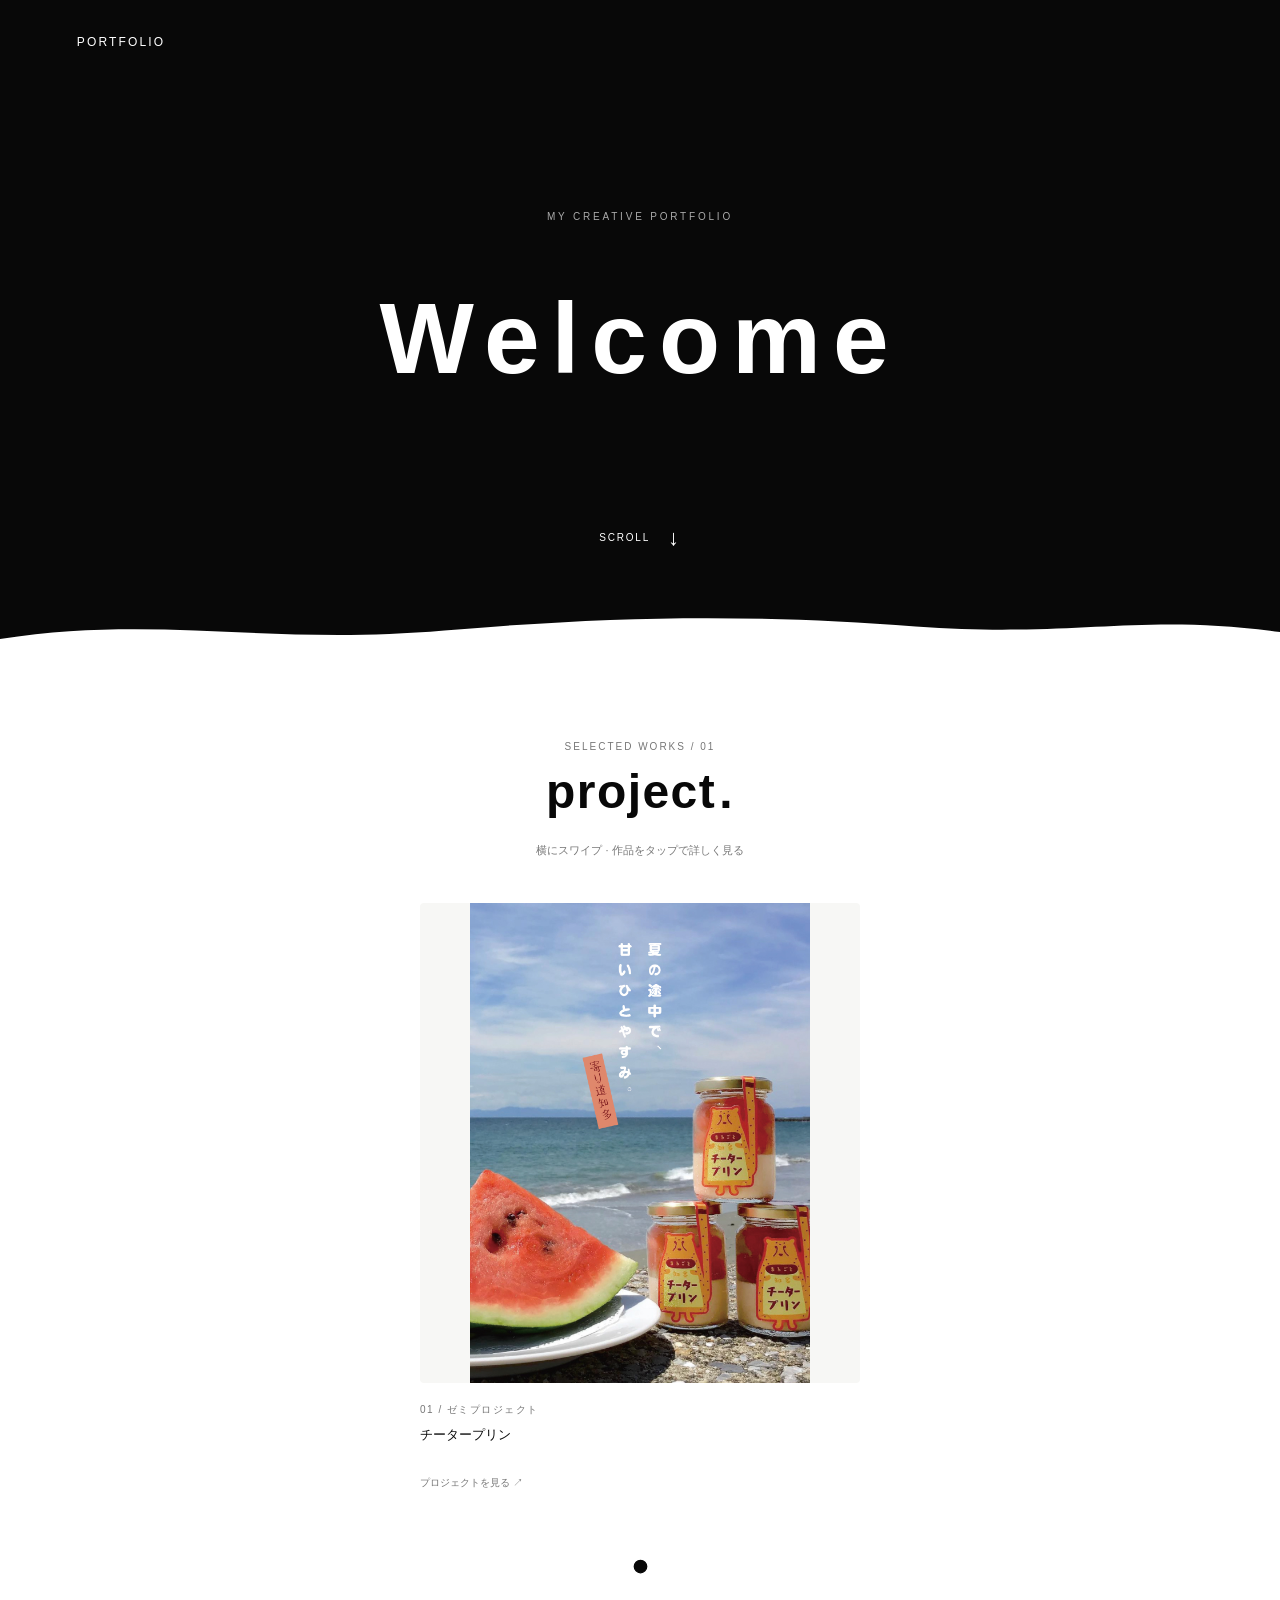
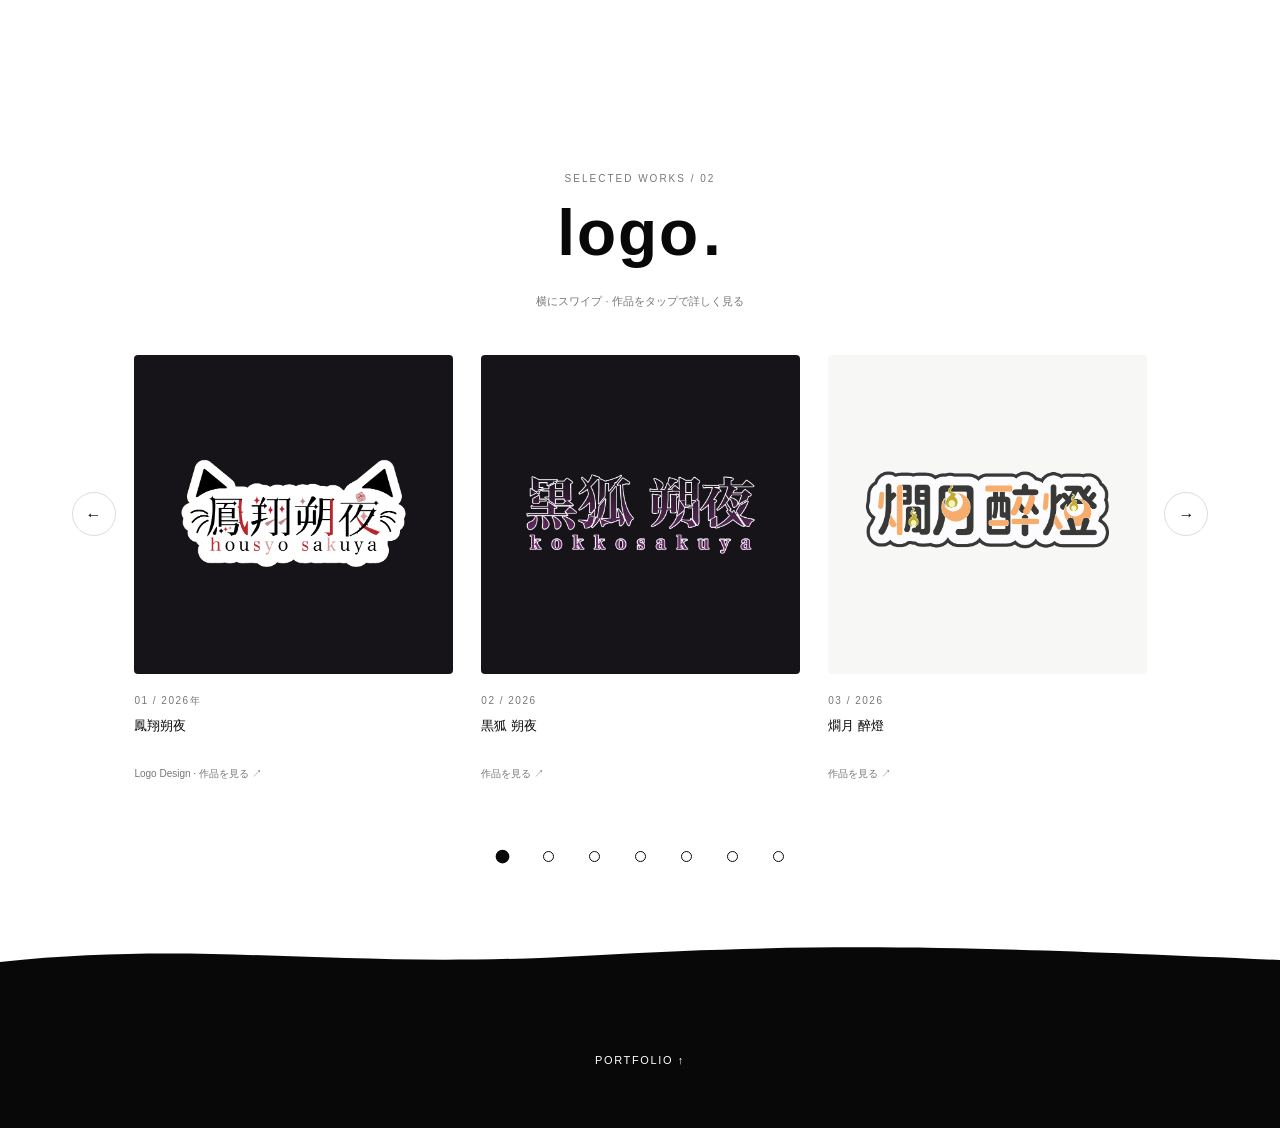
<file: index.html>
<!DOCTYPE html>
<html lang="ja">
<head>
  <meta charset="UTF-8">
  <meta name="viewport" content="width=device-width, initial-scale=1">
  <title>PORTFOLIO | WORKS</title>
  <!-- CSSを変更したらvの値も更新してください（古いCSSのキャッシュを避けます）。 -->
  <link rel="stylesheet" href="./style.css?v=b260252c30aa">
</head>
<body>
  <header class="hero" id="top">
    <a class="brand" href="#top">PORTFOLIO</a>
    <div class="hero-content"><p class="hero-eyebrow">MY CREATIVE PORTFOLIO</p><h1>Welcome</h1></div>
    <a class="scroll-link" href="#seminar-project">SCROLL <span aria-hidden="true">↓</span></a>
    <svg class="hero-wave" viewBox="0 0 1440 100" preserveAspectRatio="none" aria-hidden="true"><path d="M0 60 C180 25 300 70 500 48 S850 25 1030 42 S1280 22 1440 50 L1440 100 L0 100Z" fill="white"/></svg>
  </header>
  <main>
    <section class="works project-works" id="seminar-project" aria-labelledby="project-heading">
      <div class="section-heading">
        <p class="section-label">SELECTED WORKS / 01</p>
        <h2 id="project-heading" class="project-category-heading">project<span class="heading-dot">.</span></h2>
      </div>
      <p class="slider-hint" id="project-hint">横にスワイプ · 作品をタップで詳しく見る</p>
      <div class="carousel single-project" data-carousel>
        <button class="slider-arrow previous" type="button" aria-label="前のプロジェクトを表示" aria-controls="project-slider" hidden>←</button>
        <div class="slider" id="project-slider" tabindex="0" aria-label="ゼミプロジェクトの作品一覧" aria-describedby="project-hint">
          <a class="work-card" href="cheetah-purin.html">
            <img src="project/suika.jpg" alt="チータープリン：スイカと海を組み合わせた広告ビジュアル" width="595" height="842" loading="lazy">
            <span class="work-number">01 / ゼミプロジェクト</span>
            <h3>チータープリン</h3>
            <span class="card-link">プロジェクトを見る ↗</span>
          </a>
        </div>
        <button class="slider-arrow next" type="button" aria-label="次のプロジェクトを表示" aria-controls="project-slider" hidden>→</button>
      </div>
      <div class="pagination" aria-label="表示するプロジェクトを選択" hidden></div>
      <p class="slide-status sr-only" aria-live="polite" aria-atomic="true"></p>
    </section>
    <section class="works" id="works" aria-labelledby="works-heading">
      <div class="section-heading"><p class="section-label">SELECTED WORKS / 02</p><h2 id="works-heading">logo<span class="heading-dot">.</span></h2></div>
      <p class="slider-hint" id="slider-hint">横にスワイプ · 作品をタップで詳しく見る</p>
      <div class="carousel" data-carousel>
        <button class="slider-arrow previous" type="button" aria-label="前の作品を表示" aria-controls="works-slider" hidden>←</button>
        <div class="slider" id="works-slider" tabindex="0" aria-label="logoの作品一覧" aria-describedby="slider-hint">
        <!-- 新しいロゴ作品は基本的にこの一覧の先頭に追加してください。 -->
        <a class="work-card character-card housyosakuya-card" href="logo-housyosakuya.html">
          <img src="logo/housyosakuya_neme_yomigana.png" alt="鳳翔朔夜のロゴ" width="842" height="595" loading="lazy">
          <span class="work-number">01 / 2026年</span><h3>鳳翔朔夜</h3>
          <span class="card-link">Logo Design · 作品を見る ↗</span>
        </a>
        <a class="work-card character-card" href="logo-kokkosakuya.html">
          <img src="logo/kokkosakuya_futi.png" alt="黒狐 朔夜のロゴ" width="842" height="595" loading="lazy">
          <span class="work-number">02 / 2026</span><h3>黒狐 朔夜</h3>
          <span class="card-link">作品を見る ↗</span>
        </a>
        <a class="work-card character-card" href="logo-suirikanzuki.html">
          <img src="logo/suirikanzuki.png" alt="燗月 醉燈のロゴ" width="842" height="595" loading="lazy">
          <span class="work-number">03 / 2026</span><h3>燗月 醉燈</h3>
          <span class="card-link">作品を見る ↗</span>
        </a>
        <a class="work-card" href="logo-aki.html">
          <img src="logo/aki.jpg" alt="秋のタイポグラフィ">
          <span class="work-number">04</span><h3>秋のタイポグラフィ</h3>
          <span class="card-link">作品を見る ↗</span>
        </a>
        <a class="work-card" href="logo-gw.html">
          <img src="logo/gw.jpg" alt="ゴールデンウィークのタイポグラフィ">
          <span class="work-number">05</span><h3>ゴールデンウィークのタイポグラフィ</h3>
          <span class="card-link">作品を見る ↗</span>
        </a>
        <a class="work-card" href="logo-trein.html">
          <img src="logo/trein.jpg" alt="宮津線100周年ロゴ">
          <span class="work-number">06</span><h3>宮津線100周年ロゴ</h3>
          <span class="card-link">作品を見る ↗</span>
        </a>
        <a class="work-card" href="logo-umi.html">
          <img src="logo/umi_taipo.jpg" alt="海のタイポグラフィ">
          <span class="work-number">07</span><h3>海のタイポグラフィ</h3>
          <span class="card-link">作品を見る ↗</span>
        </a>
        </div>
        <button class="slider-arrow next" type="button" aria-label="次の作品を表示" aria-controls="works-slider" hidden>→</button>
      </div>
      <div class="pagination" aria-label="表示する作品を選択" hidden></div>
      <p class="slide-status sr-only" aria-live="polite" aria-atomic="true"></p>
    </section>
    <!-- プロジェクトが増えたらカードを追加し、single-projectクラスを外してください。 -->

  </main>
  <footer><svg class="footer-wave" viewBox="0 0 1440 80" preserveAspectRatio="none" aria-hidden="true"><path d="M0 35 C240 0 380 48 660 25 S1120 12 1440 32 L1440 80 L0 80Z" fill="#080808"/></svg><a href="#top">PORTFOLIO ↑</a></footer>
  <script src="./script.js?v=06678ab2ed0e"></script>
</body>
</html>
</file>
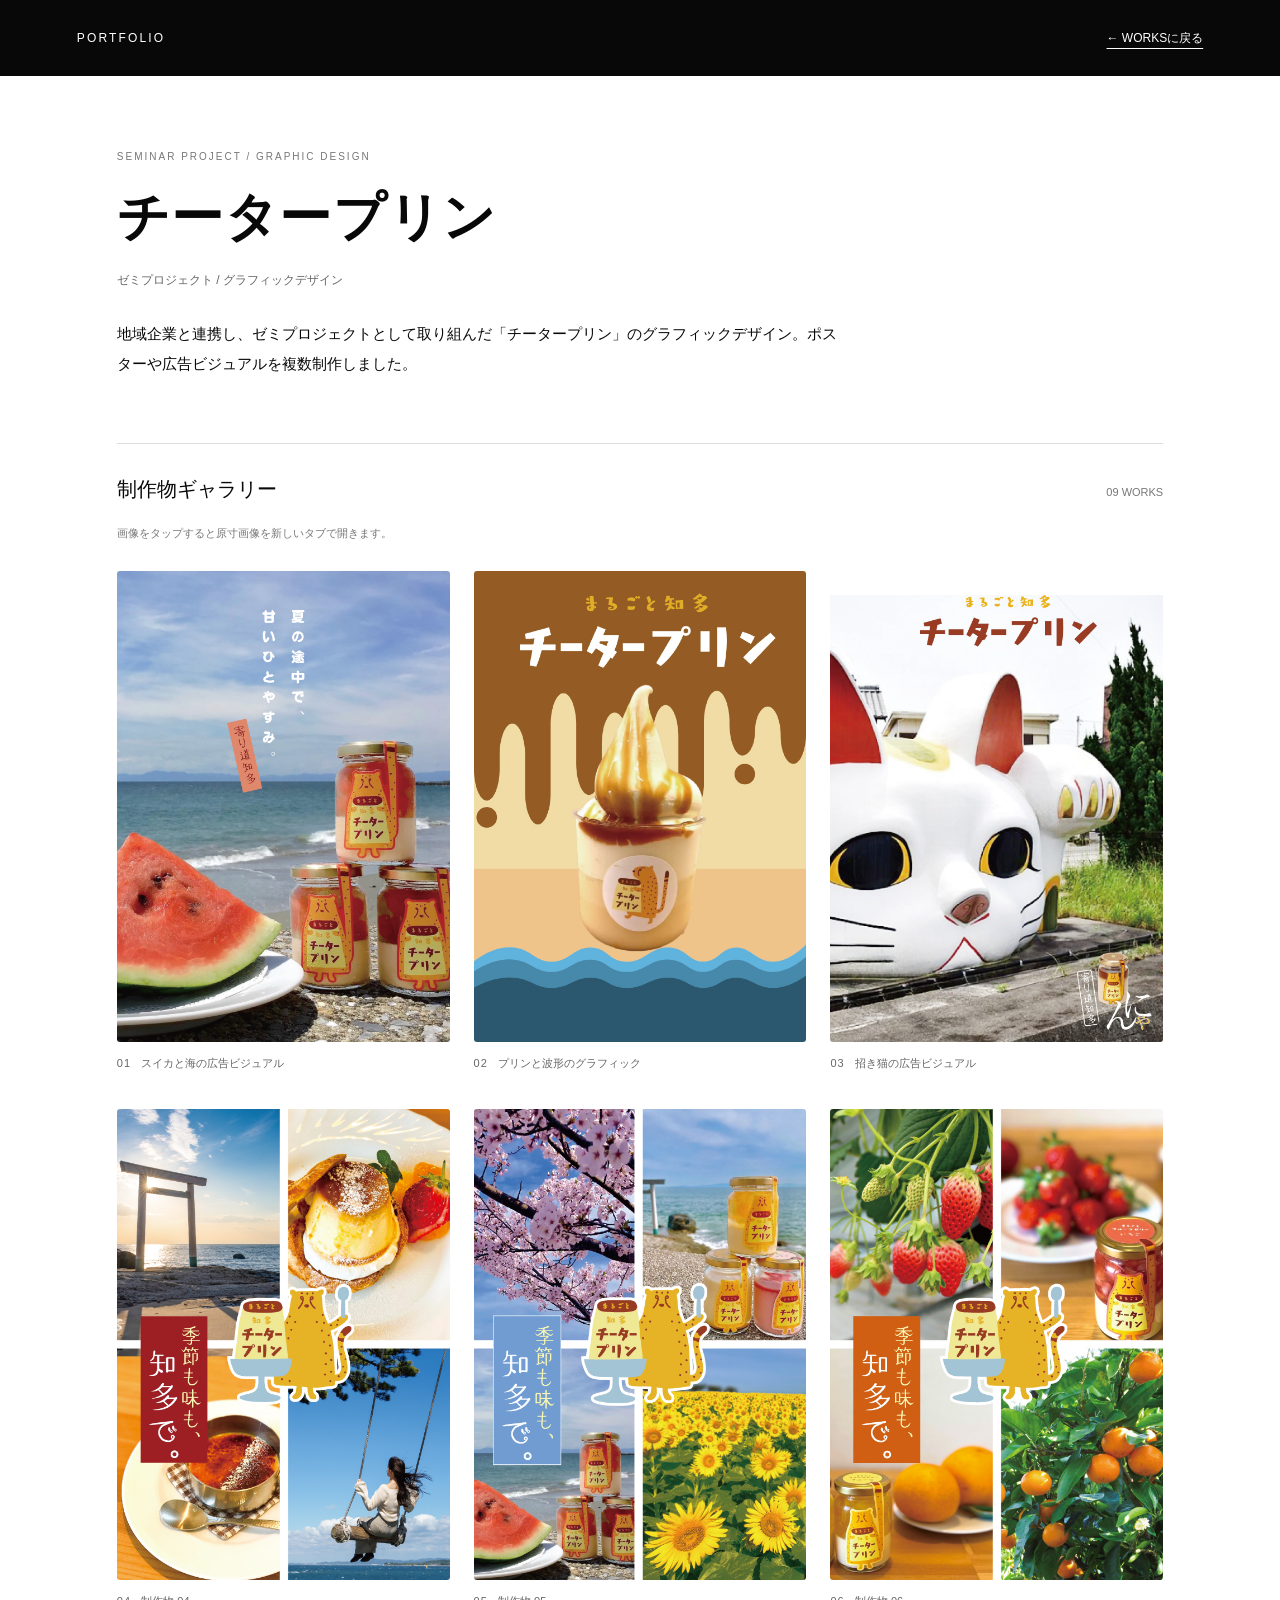
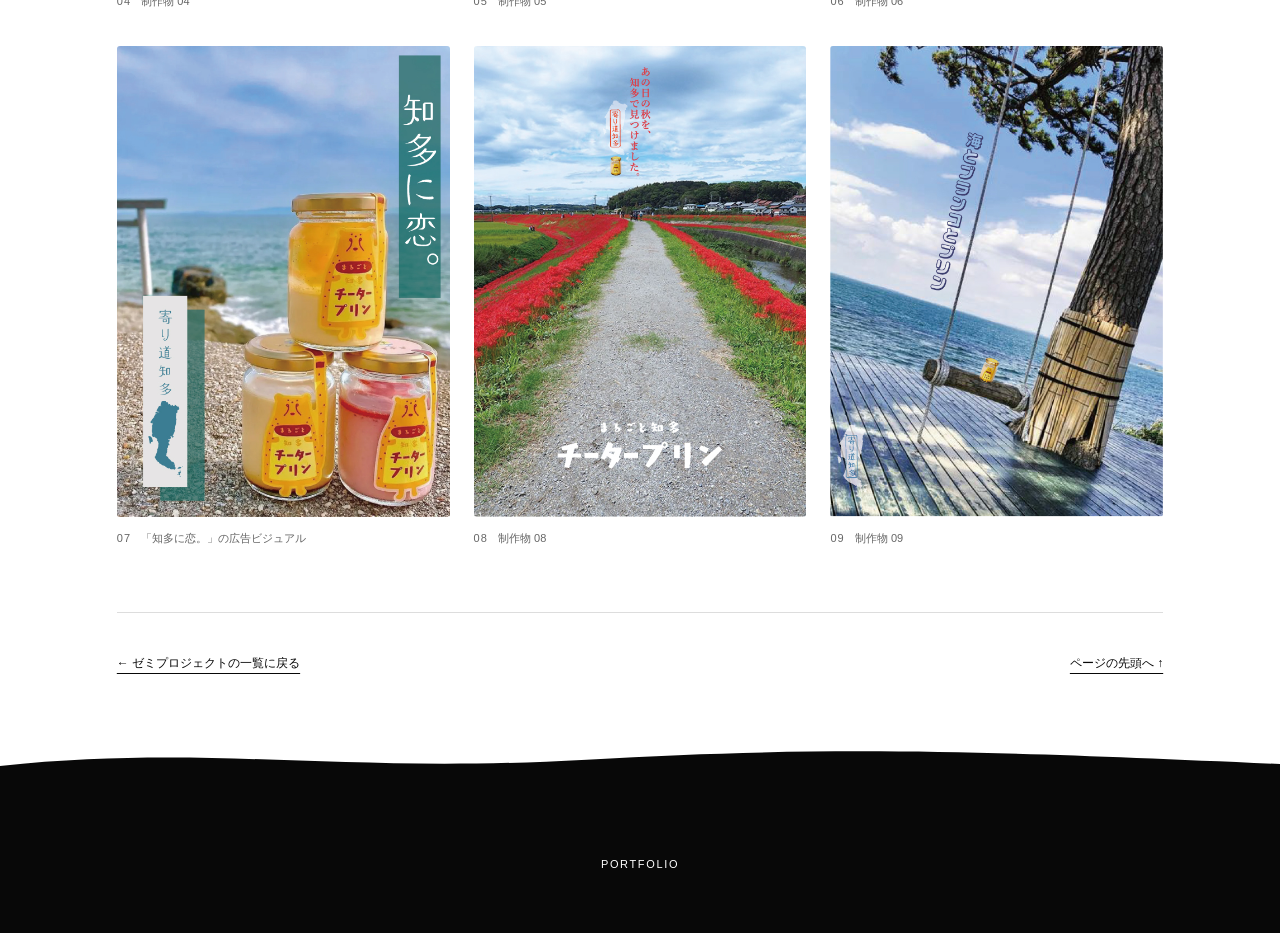
<file: cheetah-purin.html>
<!DOCTYPE html>
<html lang="ja">
<head>
  <meta charset="UTF-8">
  <meta name="viewport" content="width=device-width, initial-scale=1">
  <title>チータープリン | PORTFOLIO</title>
  <!-- CSSを変更したらvの値も更新してください（古いCSSのキャッシュを避けます）。 -->
  <link rel="stylesheet" href="./style.css?v=067ac3171b5b">
</head>
<body class="project-page" id="top">
  <header class="project-header">
    <a href="index.html" class="project-brand">PORTFOLIO</a>
    <a href="index.html#seminar-project" class="back-link">← WORKSに戻る</a>
  </header>
  <main class="project-main">
    <section class="project-intro" aria-labelledby="project-title">
      <p class="section-label">SEMINAR PROJECT / GRAPHIC DESIGN</p>
      <h1 id="project-title">チータープリン</h1>
      <p class="project-category">ゼミプロジェクト / グラフィックデザイン</p>
      <p class="project-description">地域企業と連携し、ゼミプロジェクトとして取り組んだ「チータープリン」のグラフィックデザイン。ポスターや広告ビジュアルを複数制作しました。</p>
    </section>
    <section class="project-gallery-section" aria-labelledby="gallery-heading">
      <div class="gallery-heading"><h2 id="gallery-heading">制作物ギャラリー</h2><p>09 WORKS</p></div>
      <p class="gallery-hint">画像をタップすると原寸画像を新しいタブで開きます。</p>
      <div class="project-gallery">
        <figure class="project-artwork">
          <a href="project/suika.jpg" target="_blank" rel="noopener" aria-label="スイカと海の広告ビジュアルを原寸で開く（新しいタブ）">
            <img src="project/suika.jpg" alt="チータープリン：スイカと海の広告ビジュアル" width="595" height="842" loading="lazy">
          </a>
          <figcaption><span>01</span>スイカと海の広告ビジュアル</figcaption>
        </figure>
        <figure class="project-artwork">
          <a href="project/syokian.jpg" target="_blank" rel="noopener" aria-label="プリンと波形のグラフィックを原寸で開く（新しいタブ）">
            <img src="project/syokian.jpg" alt="チータープリン：プリンと波形のグラフィック" width="595" height="842" loading="lazy">
          </a>
          <figcaption><span>02</span>プリンと波形のグラフィック</figcaption>
        </figure>
        <figure class="project-artwork">
          <a href="project/manekineko.jpg" target="_blank" rel="noopener" aria-label="招き猫の広告ビジュアルを原寸で開く（新しいタブ）">
            <img src="project/manekineko.jpg" alt="チータープリン：招き猫の広告ビジュアル" width="595" height="842" loading="lazy">
          </a>
          <figcaption><span>03</span>招き猫の広告ビジュアル</figcaption>
        </figure>
        <figure class="project-artwork">
          <a href="project/ooban_purin.jpg" target="_blank" rel="noopener" aria-label="制作物 04を原寸で開く（新しいタブ）">
            <img src="project/ooban_purin.jpg" alt="チータープリン：制作物 04" width="595" height="842" loading="lazy">
          </a>
          <figcaption><span>04</span>制作物 04</figcaption>
        </figure>
        <figure class="project-artwork">
          <a href="project/ooban_harunatu.jpg" target="_blank" rel="noopener" aria-label="制作物 05を原寸で開く（新しいタブ）">
            <img src="project/ooban_harunatu.jpg" alt="チータープリン：制作物 05" width="595" height="842" loading="lazy">
          </a>
          <figcaption><span>05</span>制作物 05</figcaption>
        </figure>
        <figure class="project-artwork">
          <a href="project/ooban_fruits.jpg" target="_blank" rel="noopener" aria-label="制作物 06を原寸で開く（新しいタブ）">
            <img src="project/ooban_fruits.jpg" alt="チータープリン：制作物 06" width="595" height="842" loading="lazy">
          </a>
          <figcaption><span>06</span>制作物 06</figcaption>
        </figure>
        <figure class="project-artwork">
          <a href="project/titanikoi.jpg" target="_blank" rel="noopener" aria-label="「知多に恋。」の広告ビジュアルを原寸で開く（新しいタブ）">
            <img src="project/titanikoi.jpg" alt="チータープリン：「知多に恋。」の広告ビジュアル" width="595" height="842" loading="lazy">
          </a>
          <figcaption><span>07</span>「知多に恋。」の広告ビジュアル</figcaption>
        </figure>
        <figure class="project-artwork">
          <a href="project/higanbana.jpg" target="_blank" rel="noopener" aria-label="制作物 08を原寸で開く（新しいタブ）">
            <img src="project/higanbana.jpg" alt="チータープリン：制作物 08" width="595" height="842" loading="lazy">
          </a>
          <figcaption><span>08</span>制作物 08</figcaption>
        </figure>
        <figure class="project-artwork">
          <a href="project/umitoburanko.jpg" target="_blank" rel="noopener" aria-label="制作物 09を原寸で開く（新しいタブ）">
            <img src="project/umitoburanko.jpg" alt="チータープリン：制作物 09" width="595" height="842" loading="lazy">
          </a>
          <figcaption><span>09</span>制作物 09</figcaption>
        </figure>
      </div>
    </section>
    <nav class="project-bottom-nav" aria-label="ページ移動">
      <a class="back-link" href="index.html#seminar-project">← ゼミプロジェクトの一覧に戻る</a>
      <a class="back-link" href="#top">ページの先頭へ ↑</a>
    </nav>
  </main>
  <footer><svg class="footer-wave" viewBox="0 0 1440 80" preserveAspectRatio="none" aria-hidden="true"><path d="M0 35 C240 0 380 48 660 25 S1120 12 1440 32 L1440 80 L0 80Z" fill="#080808"/></svg><a href="index.html">PORTFOLIO</a></footer>
</body>
</html>
</file>
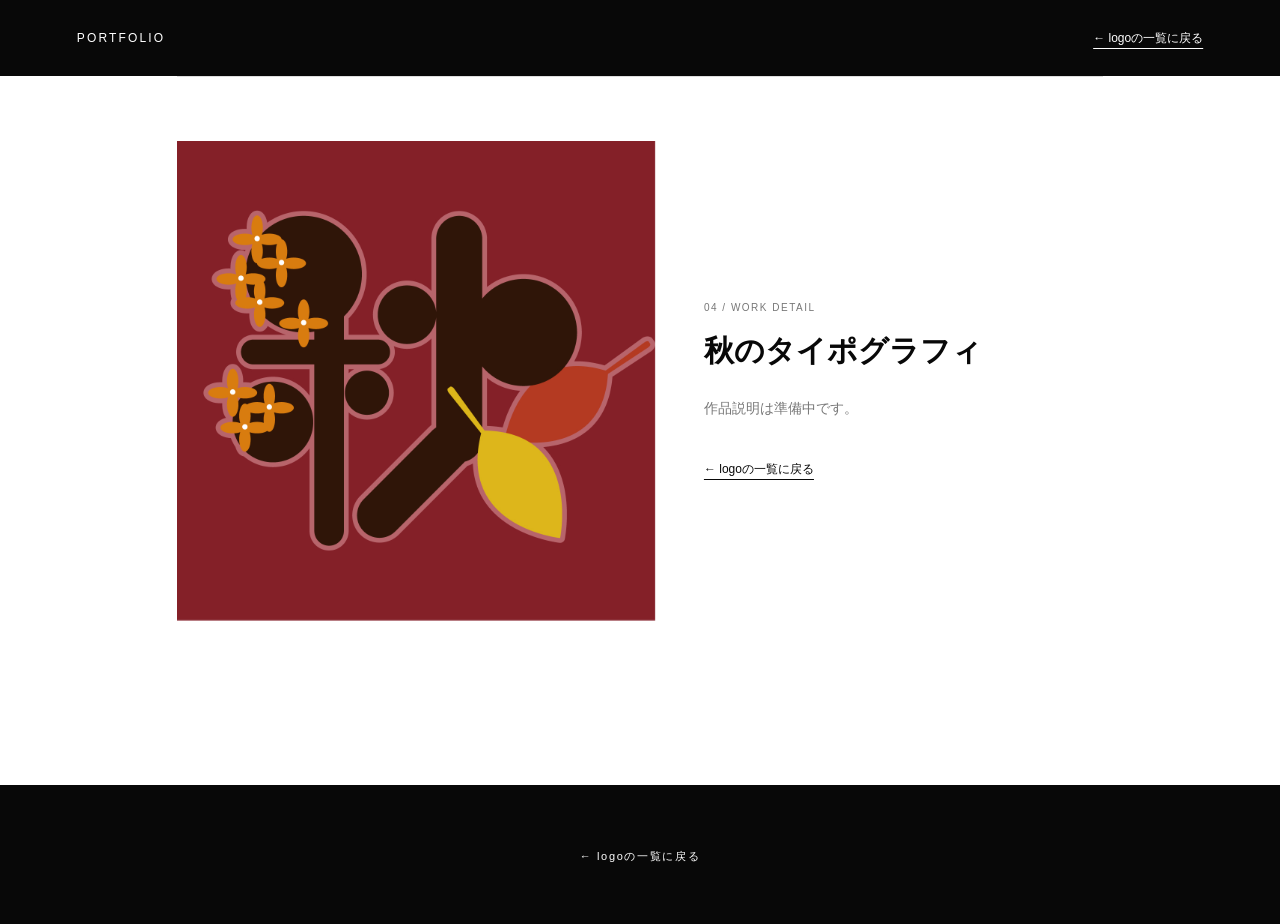
<file: logo-aki.html>
<!DOCTYPE html>
<html lang="ja">
<head>
  <meta charset="UTF-8">
  <meta name="viewport" content="width=device-width, initial-scale=1">
  <title>秋のタイポグラフィ | PORTFOLIO</title>
  <!-- CSSを変更したらvの値も更新してください（古いCSSのキャッシュを避けます）。 -->
  <link rel="stylesheet" href="./style.css?v=067ac3171b5b">
</head>
<body id="top">
  <header class="project-header">
    <a href="index.html" class="project-brand">PORTFOLIO</a>
    <a href="index.html#works" class="back-link">← logoの一覧に戻る</a>
  </header>
  <main>
    <section class="work-details" aria-label="作品の説明">
      <article class="work-detail" id="work-aki" aria-labelledby="aki-heading">
        <img src="logo/aki.jpg" alt="秋のタイポグラフィの作品全体" loading="lazy">
        <div><span class="work-number">04 / WORK DETAIL</span>
          <h1 class="logo-detail-title" id="aki-heading">秋のタイポグラフィ</h1>
          <!-- 実際の制作意図・工夫・使用ツールなどに書き換えてください。 -->
          <p>作品説明は準備中です。</p>
          <a class="back-link" href="index.html#works">← logoの一覧に戻る</a>
        </div>
      </article>
    </section>
  </main>
  <footer><a href="index.html#works">← logoの一覧に戻る</a></footer>
</body>
</html>
</file>
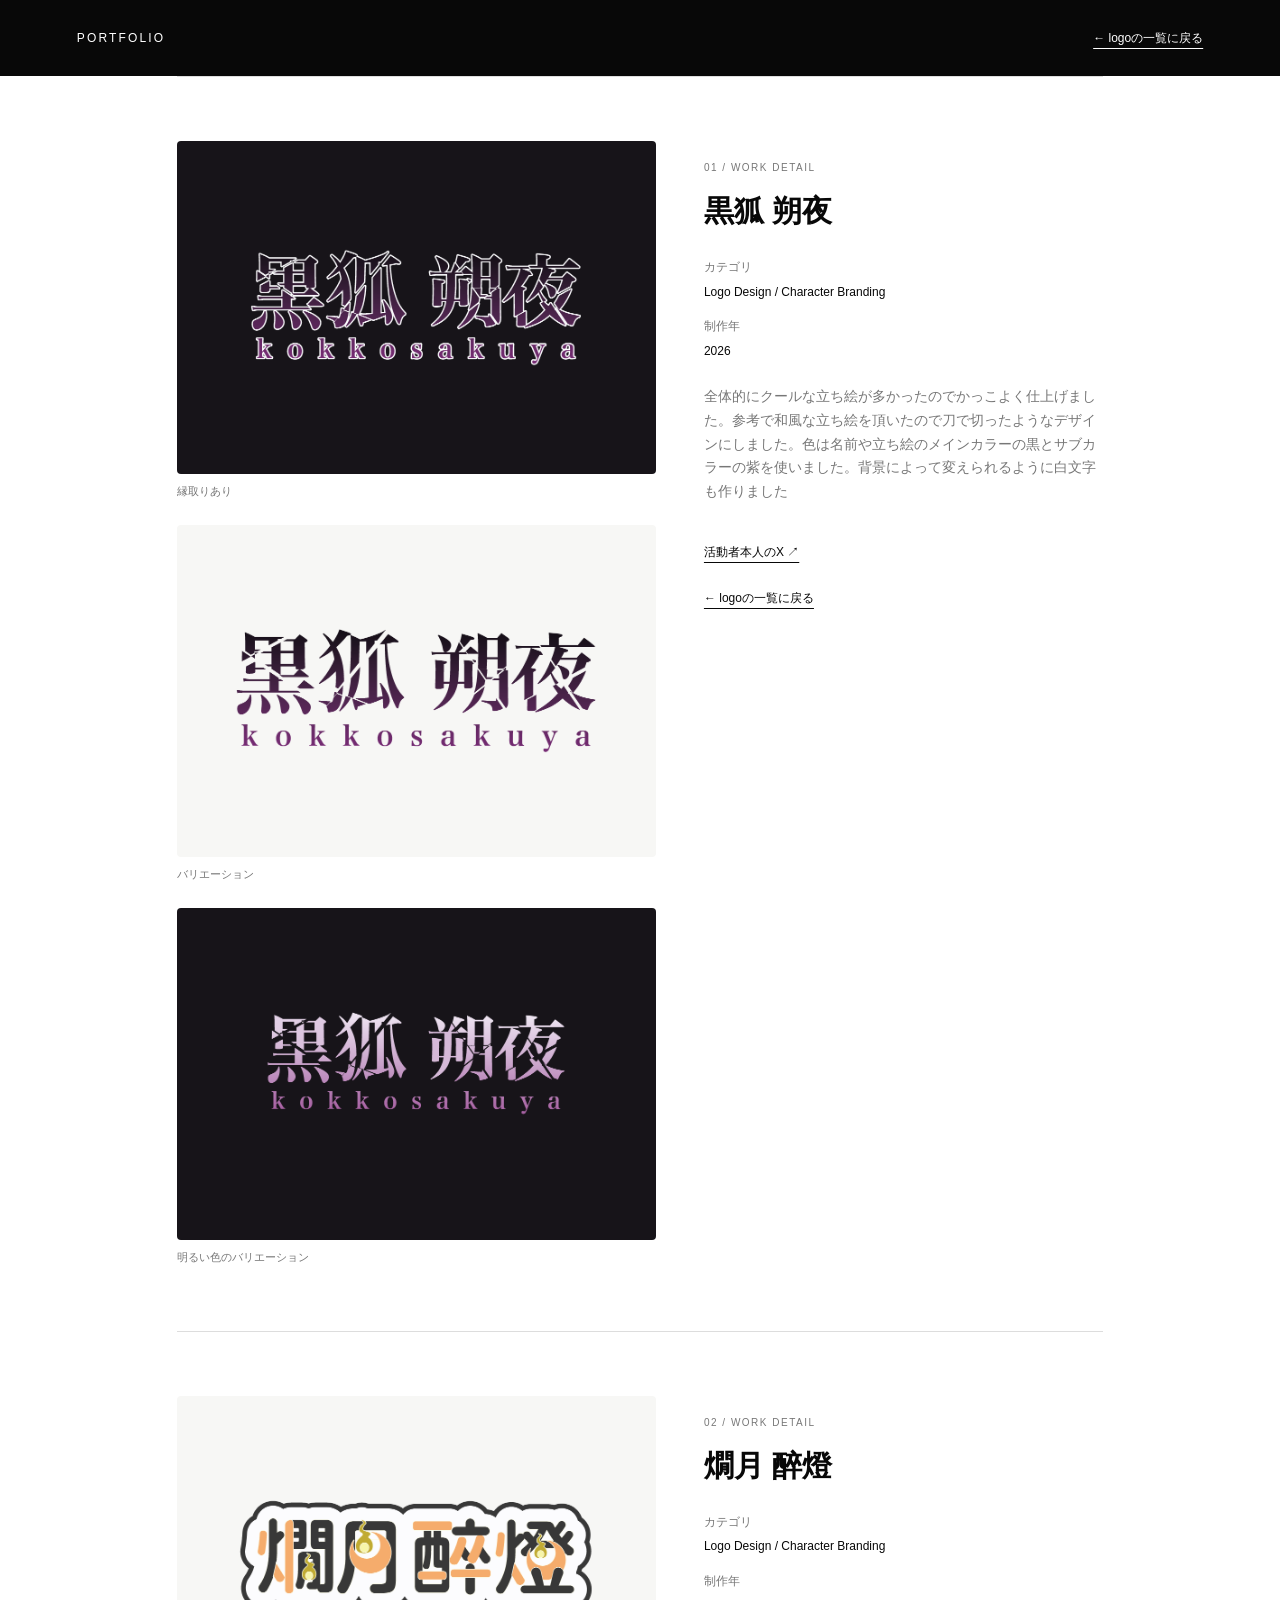
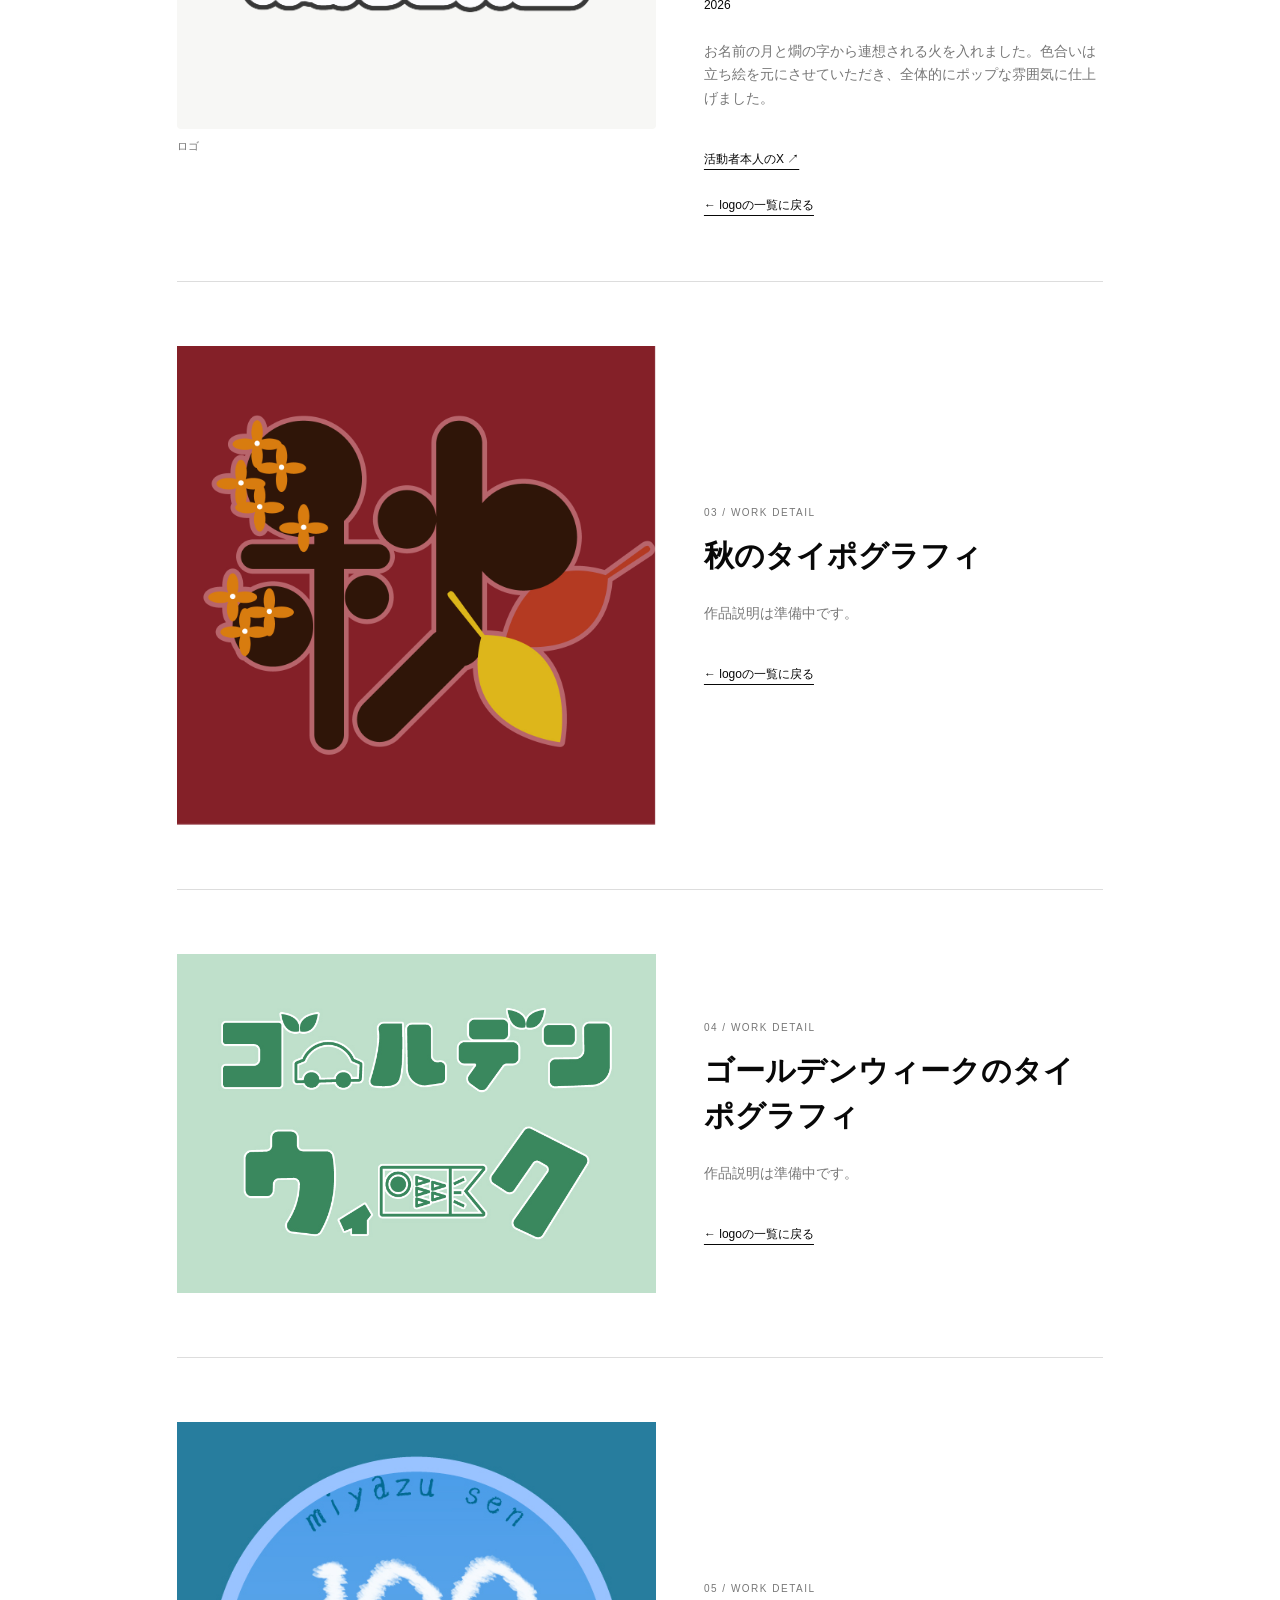
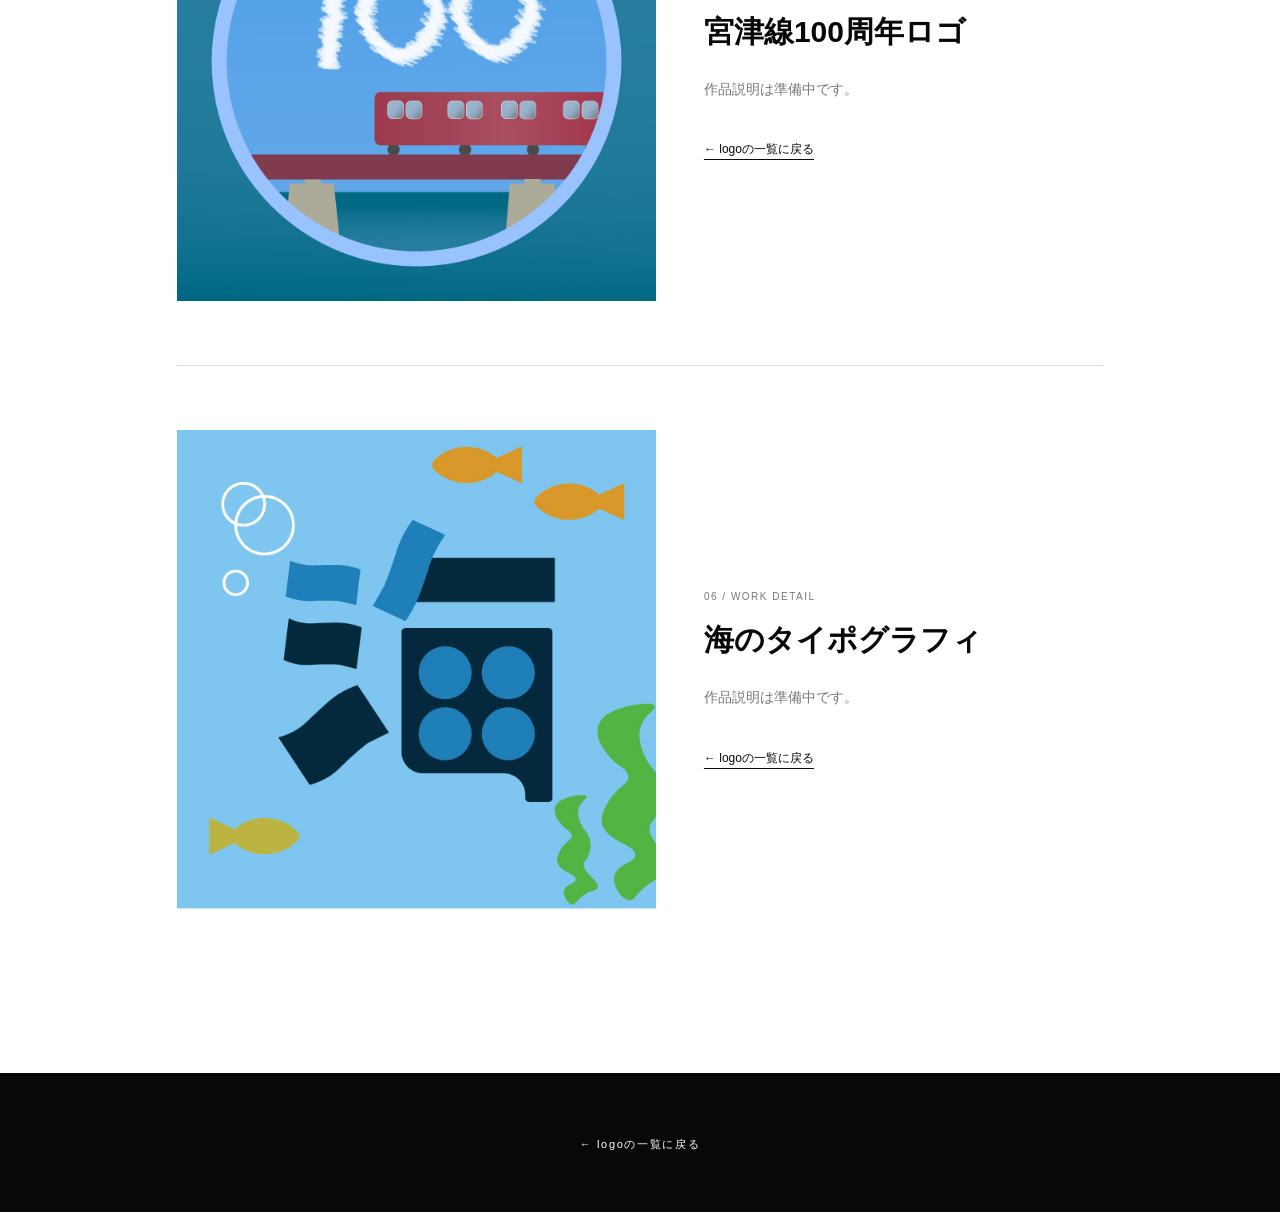
<file: logo-details.html>
<!DOCTYPE html>
<html lang="ja">
<head>
  <meta charset="UTF-8">
  <meta name="viewport" content="width=device-width, initial-scale=1">
  <title>logo | PORTFOLIO</title>
  <!-- CSSを変更したらvの値も更新してください（古いCSSのキャッシュを避けます）。 -->
  <link rel="stylesheet" href="./style.css?v=067ac3171b5b">
</head>
<body id="top">
  <header class="project-header">
    <a href="index.html" class="project-brand">PORTFOLIO</a>
    <a href="index.html#works" class="back-link">← logoの一覧に戻る</a>
  </header>
  <main>
    <section class="work-details" aria-label="作品の説明">
      <article class="work-detail character-detail" id="work-kokkosakuya" aria-labelledby="kokkosakuya-heading">
        <div class="logo-variations" aria-label="黒狐 朔夜のロゴバリエーション">
          <figure class="logo-variation">
            <div class="logo-stage logo-stage-dark"><img src="logo/kokkosakuya_futi.png" alt="黒狐 朔夜：縁取りあり" width="842" height="595" loading="lazy"></div>
            <figcaption>縁取りあり</figcaption>
          </figure>
          <figure class="logo-variation">
            <div class="logo-stage"><img src="logo/kokkosakuya.png" alt="黒狐 朔夜：バリエーション" width="842" height="595" loading="lazy"></div>
            <figcaption>バリエーション</figcaption>
          </figure>
          <figure class="logo-variation">
            <div class="logo-stage logo-stage-dark"><img src="logo/kokkosakuya_siro.png" alt="黒狐 朔夜：明るい色のバリエーション" width="842" height="595" loading="lazy"></div>
            <figcaption>明るい色のバリエーション</figcaption>
          </figure>
        </div>
        <div>
          <span class="work-number">01 / WORK DETAIL</span>
          <h2 id="kokkosakuya-heading">黒狐 朔夜</h2>
          <dl class="logo-metadata">
            <dt>カテゴリ</dt><dd>Logo Design / Character Branding</dd>
            <dt>制作年</dt><dd>2026</dd>
          </dl>
          <p>全体的にクールな立ち絵が多かったのでかっこよく仕上げました。参考で和風な立ち絵を頂いたので刀で切ったようなデザインにしました。色は名前や立ち絵のメインカラーの黒とサブカラーの紫を使いました。背景によって変えられるように白文字も作りました</p>
          <!-- 黒狐 朔夜の活動者本人のXプロフィール -->
          <a class="back-link creator-x-link" href="https://x.com/kk_39_iriam?s=20" target="_blank" rel="noopener noreferrer">活動者本人のX ↗</a>
          <br><a class="back-link" href="index.html#works">← logoの一覧に戻る</a>
        </div>
      </article>
      <article class="work-detail character-detail" id="work-suirikanzuki" aria-labelledby="suirikanzuki-heading">
        <div class="logo-variations" aria-label="燗月 醉燈のロゴ画像">
          <figure class="logo-variation">
            <div class="logo-stage"><img src="logo/suirikanzuki.png" alt="燗月 醉燈：ロゴ" width="842" height="595" loading="lazy"></div>
            <figcaption>ロゴ</figcaption>
          </figure>
        </div>
        <div>
          <span class="work-number">02 / WORK DETAIL</span>
          <h2 id="suirikanzuki-heading">燗月 醉燈</h2>
          <dl class="logo-metadata">
            <dt>カテゴリ</dt><dd>Logo Design / Character Branding</dd>
            <dt>制作年</dt><dd>2026</dd>
          </dl>
          <p>お名前の月と燗の字から連想される火を入れました。色合いは立ち絵を元にさせていただき、全体的にポップな雰囲気に仕上げました。</p>
          <!-- 燗月 醉燈の活動者本人のXプロフィール -->
          <a class="back-link creator-x-link" href="https://x.com/suirikanzuki?s=20" target="_blank" rel="noopener noreferrer">活動者本人のX ↗</a>
          <br><a class="back-link" href="index.html#works">← logoの一覧に戻る</a>
        </div>
      </article>
      <article class="work-detail" id="work-aki" aria-labelledby="aki-heading">
        <img src="logo/aki.jpg" alt="秋のタイポグラフィの作品全体" loading="lazy">
        <div><span class="work-number">03 / WORK DETAIL</span>
          <h2 id="aki-heading">秋のタイポグラフィ</h2>
          <!-- 実際の制作意図・工夫・使用ツールなどに書き換えてください。 -->
          <p>作品説明は準備中です。</p>
          <a class="back-link" href="index.html#works">← logoの一覧に戻る</a>
        </div>
      </article>
      <article class="work-detail" id="work-gw" aria-labelledby="gw-heading">
        <img src="logo/gw.jpg" alt="ゴールデンウィークのタイポグラフィの作品全体" loading="lazy">
        <div><span class="work-number">04 / WORK DETAIL</span>
          <h2 id="gw-heading">ゴールデンウィークのタイポグラフィ</h2>
          <!-- 実際の制作意図・工夫・使用ツールなどに書き換えてください。 -->
          <p>作品説明は準備中です。</p>
          <a class="back-link" href="index.html#works">← logoの一覧に戻る</a>
        </div>
      </article>
      <article class="work-detail" id="work-trein" aria-labelledby="trein-heading">
        <img src="logo/trein.jpg" alt="宮津線100周年ロゴの作品全体" loading="lazy">
        <div><span class="work-number">05 / WORK DETAIL</span>
          <h2 id="trein-heading">宮津線100周年ロゴ</h2>
          <!-- 実際の制作意図・工夫・使用ツールなどに書き換えてください。 -->
          <p>作品説明は準備中です。</p>
          <a class="back-link" href="index.html#works">← logoの一覧に戻る</a>
        </div>
      </article>
      <article class="work-detail" id="work-umi" aria-labelledby="umi-heading">
        <img src="logo/umi_taipo.jpg" alt="海のタイポグラフィの作品全体" loading="lazy">
        <div><span class="work-number">06 / WORK DETAIL</span>
          <h2 id="umi-heading">海のタイポグラフィ</h2>
          <!-- 実際の制作意図・工夫・使用ツールなどに書き換えてください。 -->
          <p>作品説明は準備中です。</p>
          <a class="back-link" href="index.html#works">← logoの一覧に戻る</a>
        </div>
      </article>
    </section>
  </main>
  <footer><a href="index.html#works">← logoの一覧に戻る</a></footer>
</body>
</html>
</file>
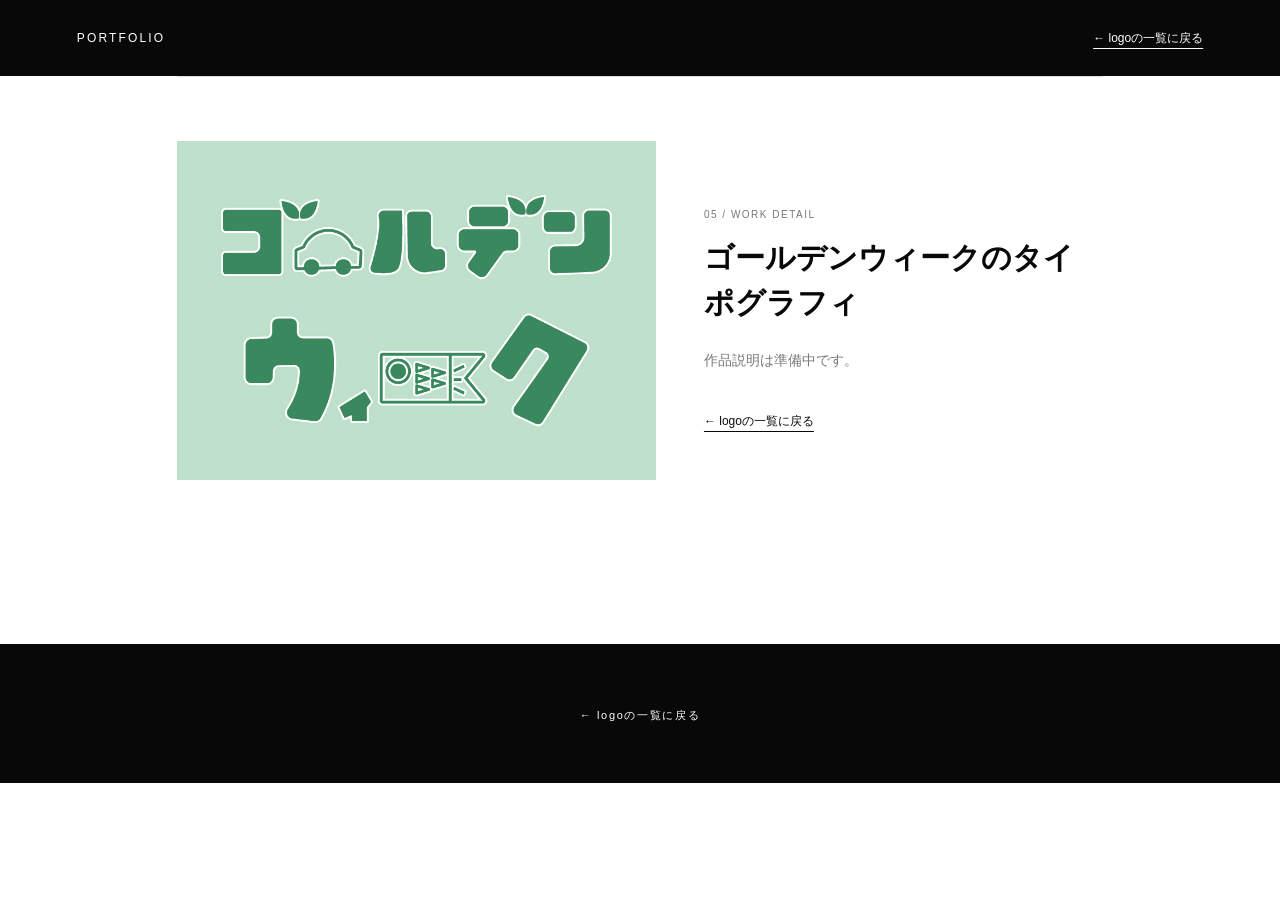
<file: logo-gw.html>
<!DOCTYPE html>
<html lang="ja">
<head>
  <meta charset="UTF-8">
  <meta name="viewport" content="width=device-width, initial-scale=1">
  <title>ゴールデンウィークのタイポグラフィ | PORTFOLIO</title>
  <!-- CSSを変更したらvの値も更新してください（古いCSSのキャッシュを避けます）。 -->
  <link rel="stylesheet" href="./style.css?v=067ac3171b5b">
</head>
<body id="top">
  <header class="project-header">
    <a href="index.html" class="project-brand">PORTFOLIO</a>
    <a href="index.html#works" class="back-link">← logoの一覧に戻る</a>
  </header>
  <main>
    <section class="work-details" aria-label="作品の説明">
      <article class="work-detail" id="work-gw" aria-labelledby="gw-heading">
        <img src="logo/gw.jpg" alt="ゴールデンウィークのタイポグラフィの作品全体" loading="lazy">
        <div><span class="work-number">05 / WORK DETAIL</span>
          <h1 class="logo-detail-title" id="gw-heading">ゴールデンウィークのタイポグラフィ</h1>
          <!-- 実際の制作意図・工夫・使用ツールなどに書き換えてください。 -->
          <p>作品説明は準備中です。</p>
          <a class="back-link" href="index.html#works">← logoの一覧に戻る</a>
        </div>
      </article>
    </section>
  </main>
  <footer><a href="index.html#works">← logoの一覧に戻る</a></footer>
</body>
</html>
</file>
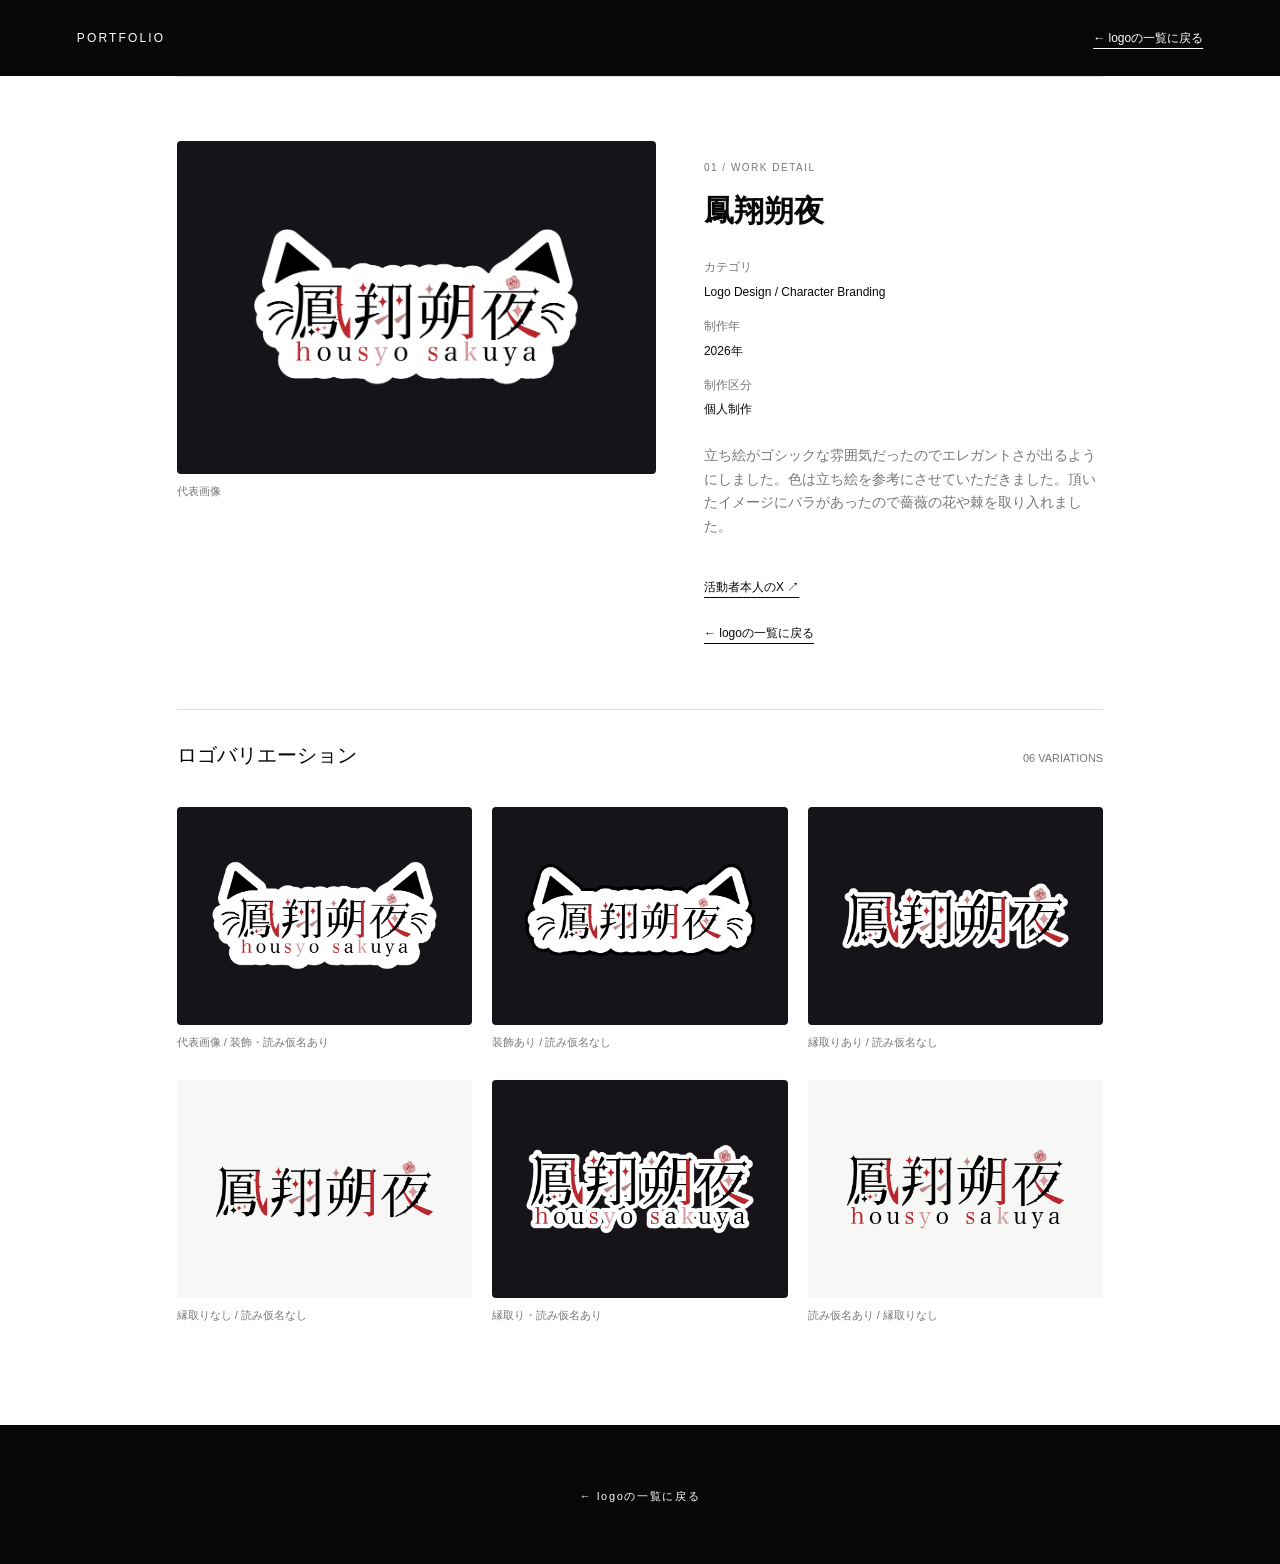
<file: logo-housyosakuya.html>
<!DOCTYPE html>
<html lang="ja">
<head>
  <meta charset="UTF-8">
  <meta name="viewport" content="width=device-width, initial-scale=1">
  <title>鳳翔朔夜 | PORTFOLIO</title>
  <!-- CSSを変更したらvの値も更新してください（古いCSSのキャッシュを避けます）。 -->
  <link rel="stylesheet" href="./style.css?v=067ac3171b5b">
</head>
<body id="top">
  <header class="project-header">
    <a href="index.html" class="project-brand">PORTFOLIO</a>
    <a href="index.html#works" class="back-link">← logoの一覧に戻る</a>
  </header>
  <main>
    <section class="work-details" aria-labelledby="housyosakuya-heading">
      <article class="work-detail character-detail" id="work-housyosakuya">
        <figure class="logo-variation">
          <div class="logo-stage logo-stage-dark"><img src="logo/housyosakuya_neme_yomigana.png" alt="鳳翔朔夜の代表ロゴ：装飾・読み仮名あり" width="842" height="595"></div>
          <figcaption>代表画像</figcaption>
        </figure>
        <div>
          <span class="work-number">01 / WORK DETAIL</span>
          <h1 class="logo-detail-title" id="housyosakuya-heading">鳳翔朔夜</h1>
          <dl class="logo-metadata">
            <dt>カテゴリ</dt><dd>Logo Design / Character Branding</dd>
            <dt>制作年</dt><dd>2026年</dd>
            <dt>制作区分</dt><dd>個人制作</dd>
          </dl>
          <p>立ち絵がゴシックな雰囲気だったのでエレガントさが出るようにしました。色は立ち絵を参考にさせていただきました。頂いたイメージにバラがあったので薔薇の花や棘を取り入れました。</p>
          <!-- 鳳翔朔夜の活動者本人のXプロフィール -->
          <a class="back-link creator-x-link" href="https://x.com/housyo_sakuya?s=20" target="_blank" rel="noopener noreferrer">活動者本人のX ↗</a>
          <br>
          <a class="back-link" href="index.html#works">← logoの一覧に戻る</a>
        </div>
      </article>
      <section class="housyosakuya-variations" aria-labelledby="variations-heading">
        <div class="gallery-heading"><h2 id="variations-heading">ロゴバリエーション</h2><p>06 VARIATIONS</p></div>
        <div class="logo-variations housyosakuya-grid">
          <figure class="logo-variation">
            <div class="logo-stage logo-stage-dark"><img src="logo/housyosakuya_neme_yomigana.png" alt="鳳翔朔夜：代表画像 / 装飾・読み仮名あり" width="842" height="595" loading="lazy"></div>
            <figcaption>代表画像 / 装飾・読み仮名あり</figcaption>
          </figure>
          <figure class="logo-variation">
            <div class="logo-stage logo-stage-dark"><img src="logo/housyosakuya_neme.png" alt="鳳翔朔夜：装飾あり / 読み仮名なし" width="842" height="595" loading="lazy"></div>
            <figcaption>装飾あり / 読み仮名なし</figcaption>
          </figure>
          <figure class="logo-variation">
            <div class="logo-stage logo-stage-dark"><img src="logo/housyosakuya_huti.png" alt="鳳翔朔夜：縁取りあり / 読み仮名なし" width="842" height="595" loading="lazy"></div>
            <figcaption>縁取りあり / 読み仮名なし</figcaption>
          </figure>
          <figure class="logo-variation">
            <div class="logo-stage"><img src="logo/housyosakuya_hutinasi.png" alt="鳳翔朔夜：縁取りなし / 読み仮名なし" width="842" height="595" loading="lazy"></div>
            <figcaption>縁取りなし / 読み仮名なし</figcaption>
          </figure>
          <figure class="logo-variation">
            <div class="logo-stage logo-stage-dark"><img src="logo/housyosakuya_yomigana_huti.png" alt="鳳翔朔夜：縁取り・読み仮名あり" width="842" height="595" loading="lazy"></div>
            <figcaption>縁取り・読み仮名あり</figcaption>
          </figure>
          <figure class="logo-variation">
            <div class="logo-stage"><img src="logo/housyosakuya_yomigana_hutinasi.png" alt="鳳翔朔夜：読み仮名あり / 縁取りなし" width="842" height="595" loading="lazy"></div>
            <figcaption>読み仮名あり / 縁取りなし</figcaption>
          </figure>
        </div>
      </section>
    </section>
  </main>
  <footer><a href="index.html#works">← logoの一覧に戻る</a></footer>
</body>
</html>
</file>
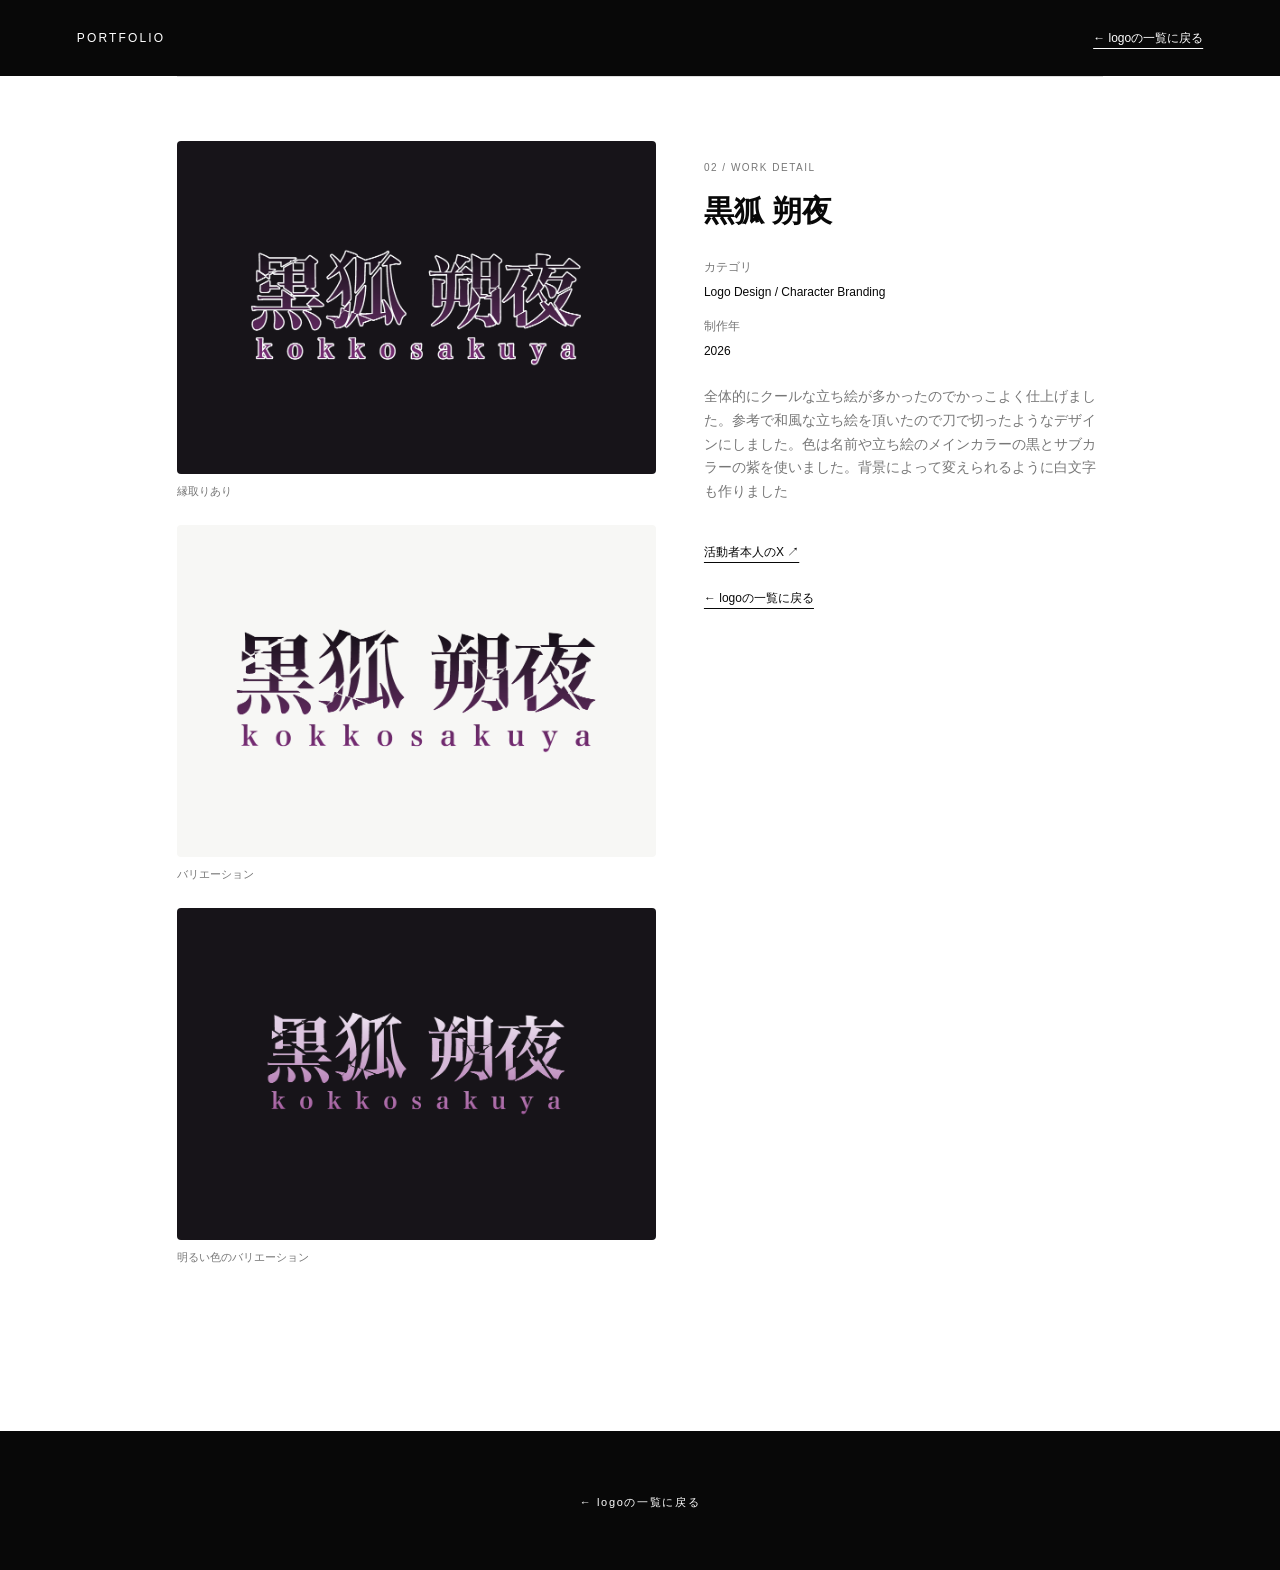
<file: logo-kokkosakuya.html>
<!DOCTYPE html>
<html lang="ja">
<head>
  <meta charset="UTF-8">
  <meta name="viewport" content="width=device-width, initial-scale=1">
  <title>黒狐 朔夜 | PORTFOLIO</title>
  <!-- CSSを変更したらvの値も更新してください（古いCSSのキャッシュを避けます）。 -->
  <link rel="stylesheet" href="./style.css?v=067ac3171b5b">
</head>
<body id="top">
  <header class="project-header">
    <a href="index.html" class="project-brand">PORTFOLIO</a>
    <a href="index.html#works" class="back-link">← logoの一覧に戻る</a>
  </header>
  <main>
    <section class="work-details" aria-label="作品の説明">
      <article class="work-detail character-detail" id="work-kokkosakuya" aria-labelledby="kokkosakuya-heading">
        <div class="logo-variations" aria-label="黒狐 朔夜のロゴバリエーション">
          <figure class="logo-variation">
            <div class="logo-stage logo-stage-dark"><img src="logo/kokkosakuya_futi.png" alt="黒狐 朔夜：縁取りあり" width="842" height="595" loading="lazy"></div>
            <figcaption>縁取りあり</figcaption>
          </figure>
          <figure class="logo-variation">
            <div class="logo-stage"><img src="logo/kokkosakuya.png" alt="黒狐 朔夜：バリエーション" width="842" height="595" loading="lazy"></div>
            <figcaption>バリエーション</figcaption>
          </figure>
          <figure class="logo-variation">
            <div class="logo-stage logo-stage-dark"><img src="logo/kokkosakuya_siro.png" alt="黒狐 朔夜：明るい色のバリエーション" width="842" height="595" loading="lazy"></div>
            <figcaption>明るい色のバリエーション</figcaption>
          </figure>
        </div>
        <div>
          <span class="work-number">02 / WORK DETAIL</span>
          <h1 class="logo-detail-title" id="kokkosakuya-heading">黒狐 朔夜</h1>
          <dl class="logo-metadata">
            <dt>カテゴリ</dt><dd>Logo Design / Character Branding</dd>
            <dt>制作年</dt><dd>2026</dd>
          </dl>
          <p>全体的にクールな立ち絵が多かったのでかっこよく仕上げました。参考で和風な立ち絵を頂いたので刀で切ったようなデザインにしました。色は名前や立ち絵のメインカラーの黒とサブカラーの紫を使いました。背景によって変えられるように白文字も作りました</p>
          <!-- 黒狐 朔夜の活動者本人のXプロフィール -->
          <a class="back-link creator-x-link" href="https://x.com/kk_39_iriam?s=20" target="_blank" rel="noopener noreferrer">活動者本人のX ↗</a>
          <br><a class="back-link" href="index.html#works">← logoの一覧に戻る</a>
        </div>
      </article>
    </section>
  </main>
  <footer><a href="index.html#works">← logoの一覧に戻る</a></footer>
</body>
</html>
</file>
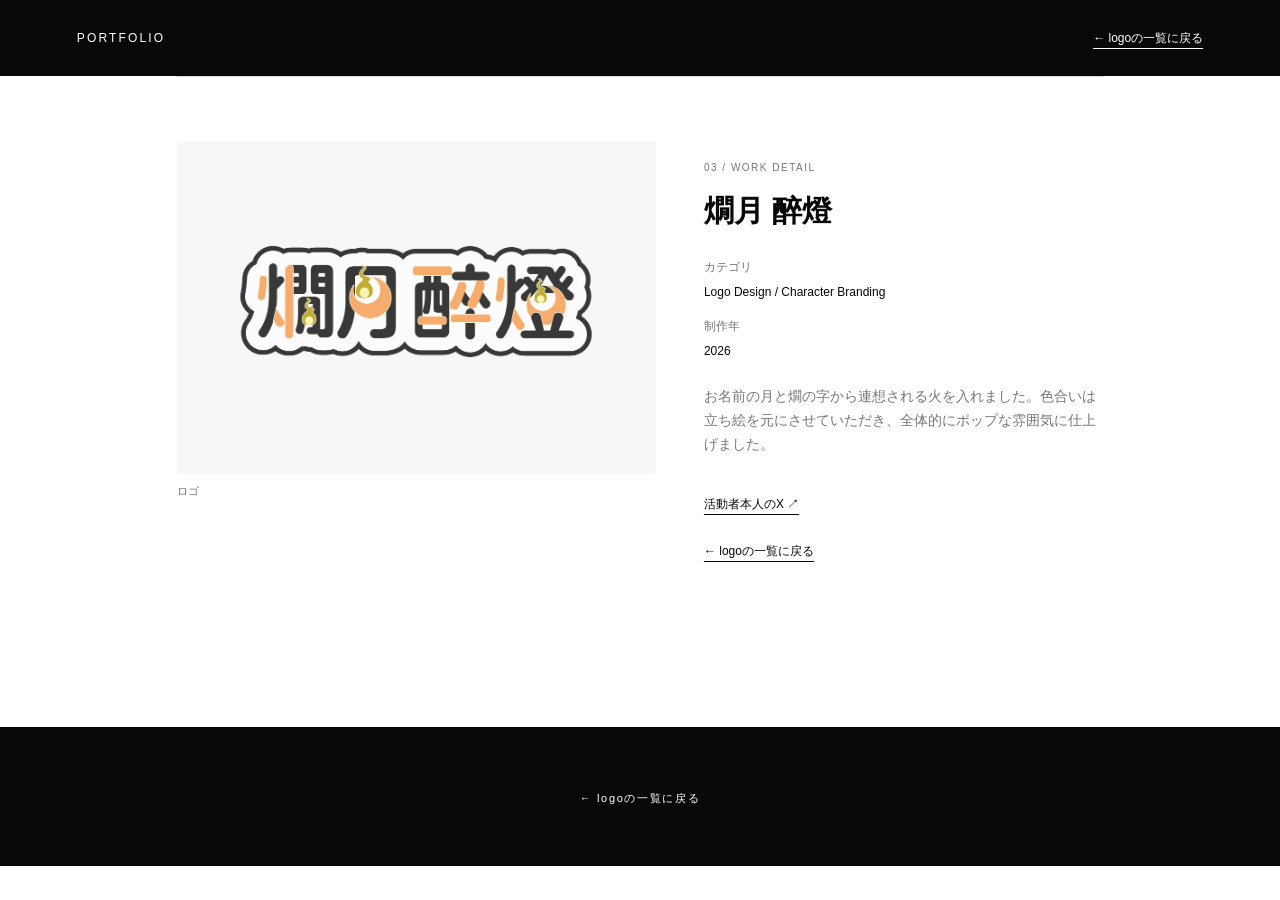
<file: logo-suirikanzuki.html>
<!DOCTYPE html>
<html lang="ja">
<head>
  <meta charset="UTF-8">
  <meta name="viewport" content="width=device-width, initial-scale=1">
  <title>燗月 醉燈 | PORTFOLIO</title>
  <!-- CSSを変更したらvの値も更新してください（古いCSSのキャッシュを避けます）。 -->
  <link rel="stylesheet" href="./style.css?v=067ac3171b5b">
</head>
<body id="top">
  <header class="project-header">
    <a href="index.html" class="project-brand">PORTFOLIO</a>
    <a href="index.html#works" class="back-link">← logoの一覧に戻る</a>
  </header>
  <main>
    <section class="work-details" aria-label="作品の説明">
      <article class="work-detail character-detail" id="work-suirikanzuki" aria-labelledby="suirikanzuki-heading">
        <div class="logo-variations" aria-label="燗月 醉燈のロゴ画像">
          <figure class="logo-variation">
            <div class="logo-stage"><img src="logo/suirikanzuki.png" alt="燗月 醉燈：ロゴ" width="842" height="595" loading="lazy"></div>
            <figcaption>ロゴ</figcaption>
          </figure>
        </div>
        <div>
          <span class="work-number">03 / WORK DETAIL</span>
          <h1 class="logo-detail-title" id="suirikanzuki-heading">燗月 醉燈</h1>
          <dl class="logo-metadata">
            <dt>カテゴリ</dt><dd>Logo Design / Character Branding</dd>
            <dt>制作年</dt><dd>2026</dd>
          </dl>
          <p>お名前の月と燗の字から連想される火を入れました。色合いは立ち絵を元にさせていただき、全体的にポップな雰囲気に仕上げました。</p>
          <!-- 燗月 醉燈の活動者本人のXプロフィール -->
          <a class="back-link creator-x-link" href="https://x.com/suirikanzuki?s=20" target="_blank" rel="noopener noreferrer">活動者本人のX ↗</a>
          <br><a class="back-link" href="index.html#works">← logoの一覧に戻る</a>
        </div>
      </article>
    </section>
  </main>
  <footer><a href="index.html#works">← logoの一覧に戻る</a></footer>
</body>
</html>
</file>
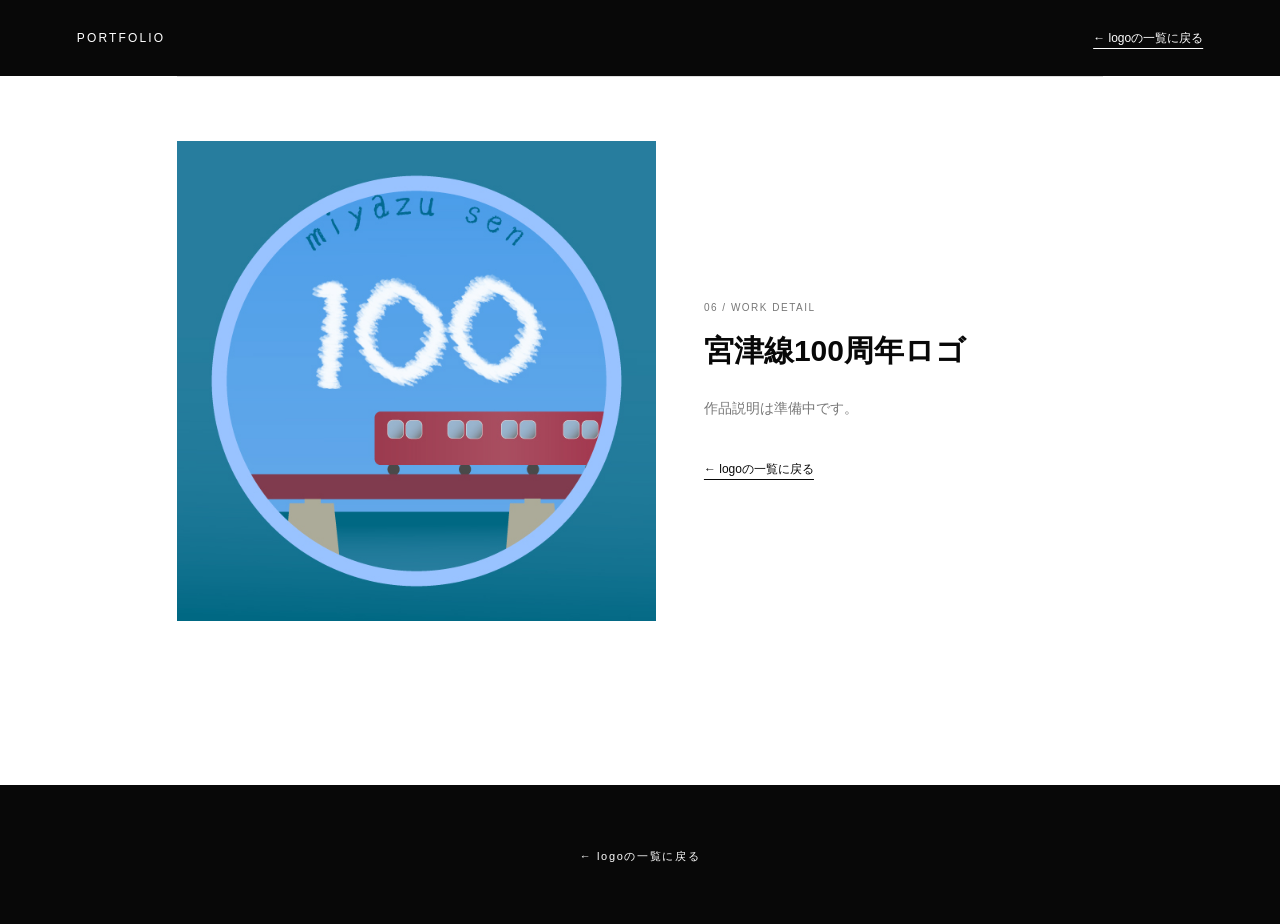
<file: logo-trein.html>
<!DOCTYPE html>
<html lang="ja">
<head>
  <meta charset="UTF-8">
  <meta name="viewport" content="width=device-width, initial-scale=1">
  <title>宮津線100周年ロゴ | PORTFOLIO</title>
  <!-- CSSを変更したらvの値も更新してください（古いCSSのキャッシュを避けます）。 -->
  <link rel="stylesheet" href="./style.css?v=067ac3171b5b">
</head>
<body id="top">
  <header class="project-header">
    <a href="index.html" class="project-brand">PORTFOLIO</a>
    <a href="index.html#works" class="back-link">← logoの一覧に戻る</a>
  </header>
  <main>
    <section class="work-details" aria-label="作品の説明">
      <article class="work-detail" id="work-trein" aria-labelledby="trein-heading">
        <img src="logo/trein.jpg" alt="宮津線100周年ロゴの作品全体" loading="lazy">
        <div><span class="work-number">06 / WORK DETAIL</span>
          <h1 class="logo-detail-title" id="trein-heading">宮津線100周年ロゴ</h1>
          <!-- 実際の制作意図・工夫・使用ツールなどに書き換えてください。 -->
          <p>作品説明は準備中です。</p>
          <a class="back-link" href="index.html#works">← logoの一覧に戻る</a>
        </div>
      </article>
    </section>
  </main>
  <footer><a href="index.html#works">← logoの一覧に戻る</a></footer>
</body>
</html>
</file>
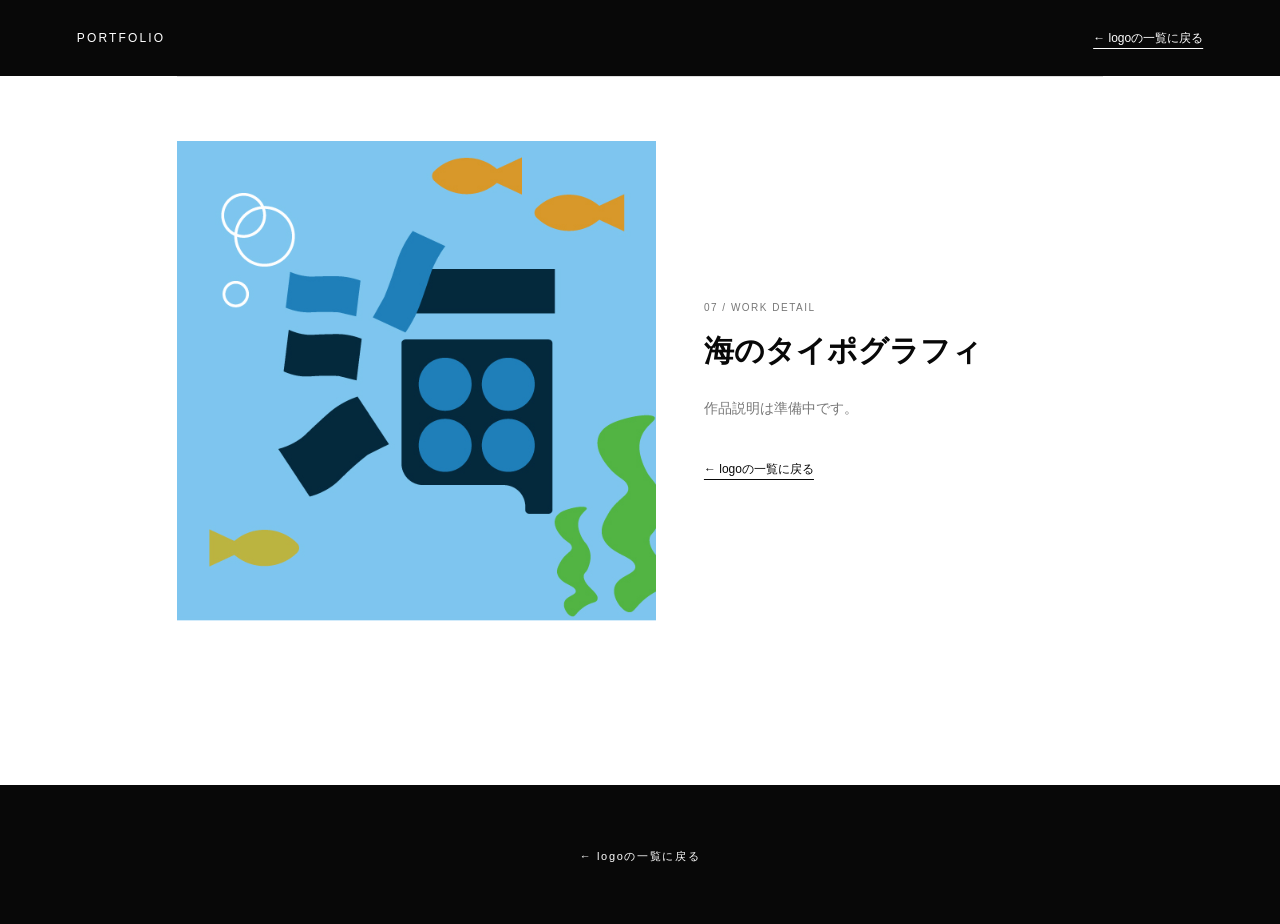
<file: logo-umi.html>
<!DOCTYPE html>
<html lang="ja">
<head>
  <meta charset="UTF-8">
  <meta name="viewport" content="width=device-width, initial-scale=1">
  <title>海のタイポグラフィ | PORTFOLIO</title>
  <!-- CSSを変更したらvの値も更新してください（古いCSSのキャッシュを避けます）。 -->
  <link rel="stylesheet" href="./style.css?v=067ac3171b5b">
</head>
<body id="top">
  <header class="project-header">
    <a href="index.html" class="project-brand">PORTFOLIO</a>
    <a href="index.html#works" class="back-link">← logoの一覧に戻る</a>
  </header>
  <main>
    <section class="work-details" aria-label="作品の説明">
      <article class="work-detail" id="work-umi" aria-labelledby="umi-heading">
        <img src="logo/umi_taipo.jpg" alt="海のタイポグラフィの作品全体" loading="lazy">
        <div><span class="work-number">07 / WORK DETAIL</span>
          <h1 class="logo-detail-title" id="umi-heading">海のタイポグラフィ</h1>
          <!-- 実際の制作意図・工夫・使用ツールなどに書き換えてください。 -->
          <p>作品説明は準備中です。</p>
          <a class="back-link" href="index.html#works">← logoの一覧に戻る</a>
        </div>
      </article>
    </section>
  </main>
  <footer><a href="index.html#works">← logoの一覧に戻る</a></footer>
</body>
</html>
</file>
<file: style.css>
* { box-sizing: border-box; }
html { scroll-behavior: smooth; }
body { margin: 0; background: #fff; color: #080808; font-family: Arial, "Hiragino Maru Gothic ProN", "Yu Gothic", sans-serif; line-height: 1.7; }
a { color: inherit; }
button { font: inherit; }
[hidden] { display: none !important; }
.hero { position: relative; display: grid; place-items: center; min-height: 560px; height: 74svh; max-height: 900px; background: #080808; color: #fff; padding: 100px 24px; }
.brand { position: absolute; top: 32px; left: 6%; font-size: 12px; letter-spacing: .18em; text-decoration: none; }
.hero-content { text-align: center; padding-bottom: 36px; }
.hero-eyebrow { font-size: 10px; letter-spacing: .28em; color: #aaa; margin: 0 0 28px; }
h1 { font-size: clamp(48px, 8vw, 100px); font-weight: 900; letter-spacing: .12em; margin: 0; }
.scroll-link { position: absolute; bottom: 110px; font-size: 10px; letter-spacing: .18em; text-decoration: none; display: flex; align-items: center; gap: 18px; }
.scroll-link span { font-size: 22px; }
.hero-wave { position: absolute; bottom: -1px; left: 0; width: 100%; height: 70px; }
.works { max-width: 1200px; margin: auto; padding: 72px 7% 110px; scroll-margin-top: 28px; }
.section-heading { text-align: center; }
.section-label { font-size: 10px; letter-spacing: .2em; color: #777; margin: 0 0 8px; }
.section-heading h2 { font-size: clamp(42px, 6vw, 64px); font-weight: 900; letter-spacing: .03em; line-height: 1.2; margin: 0; }
.heading-dot { margin-left: 3px; }
.slider-hint { text-align: center; font-size: 11px; color: #777; margin: 20px 0 40px; }
.carousel { position: relative; }
.slider { --gap: 28px; --card-width: calc((100% - var(--gap)) / 2); display: flex; gap: var(--gap); overflow-x: auto; scroll-snap-type: x mandatory; scrollbar-width: none; padding: 4px; }
.slider::-webkit-scrollbar { display: none; }
/* 末尾にも余白を設け、最後の作品まで左端に揃えられるようにします。 */
.slider::after { content: ""; flex: 0 0 var(--card-width); }
.work-card { flex: 0 0 var(--card-width); min-width: 0; scroll-snap-align: start; text-decoration: none; }
.work-card img { display: block; width: 100%; aspect-ratio: 1; object-fit: contain; background: #f7f7f5; border-radius: 4px; transition: opacity .2s; }
.work-card:hover img { opacity: .75; }
.work-number { display: block; font-size: 10px; letter-spacing: .15em; color: #777; margin-top: 18px; }
.work-card h3 { font-size: 13px; font-weight: 500; margin: 6px 0; }
.card-link { font-size: 10px; color: #777; }
.slider-arrow { position: absolute; top: 40%; transform: translateY(-50%); width: 44px; height: 44px; border: 1px solid #ddd; background: #fff; color: #080808; border-radius: 50%; cursor: pointer; z-index: 1; }
.previous { left: -58px; } .next { right: -58px; }
.slider-arrow:disabled { opacity: .25; cursor: default; }
.slider-arrow:not(:disabled):hover { background: #080808; color: #fff; }
.pagination { display: flex; justify-content: center; gap: 2px; margin-top: 32px; }
.pagination button { display: grid; place-items: center; width: 44px; height: 44px; border: 0; background: transparent; cursor: pointer; }
.pagination button::before { content: ""; width: 9px; height: 9px; border: 1px solid #080808; border-radius: 50%; transition: background .2s, transform .2s; }
.pagination button[aria-current="true"]::before { background: #080808; transform: scale(1.25); }
a:focus-visible, button:focus-visible, .slider:focus-visible { outline: 2px solid #888; outline-offset: 3px; }
.work-details { max-width: 1080px; padding: 0 6% 100px; margin: auto; }
.work-detail { display: grid; grid-template-columns: minmax(0, 1.2fr) minmax(0, 1fr); gap: 48px; align-items: center; padding: 64px 0; border-top: 1px solid #ddd; scroll-margin-top: 24px; }
.work-detail > img { display: block; width: 100%; height: auto; }
.work-detail h2 { font-size: clamp(22px, 3vw, 30px); line-height: 1.5; margin: 12px 0 24px; overflow-wrap: anywhere; }
.work-detail p { color: #777; font-size: 14px; }
.back-link { display: inline-block; margin-top: 24px; font-size: 12px; text-underline-offset: 6px; }
footer { position: relative; background: #080808; color: white; padding: 56px 6%; text-align: center; }
footer a { font-size: 11px; letter-spacing: .15em; text-decoration: none; }
.footer-wave { position: absolute; width: 100%; height: 50px; left: 0; top: -49px; }
.sr-only { position: absolute; width: 1px; height: 1px; padding: 0; margin: -1px; overflow: hidden; clip-path: inset(50%); white-space: nowrap; border: 0; }
@media (max-width: 600px) {
  .hero { height: 65svh; min-height: 390px; }
  .brand { top: 24px; }
  .hero-eyebrow { font-size: 9px; }
  .scroll-link { bottom: 85px; }
  .hero-wave { height: 42px; }
  .works { padding: 52px 12% 76px; }
  .slider { --gap: 16px; --card-width: 85%; }
  .slider::after { flex-basis: calc(15% - var(--gap)); }
  .slider-hint { font-size: 10px; margin-bottom: 28px; }
  .slider-arrow { top: 40%; width: 36px; height: 44px; border: 0; font-size: 20px; }
  .previous { left: -39px; } .next { right: -39px; }
  .pagination { margin-top: 18px; }
  .work-card h3 { font-size: 12px; }
  .work-detail { grid-template-columns: minmax(0, 1fr); gap: 20px; padding: 40px 0; }
  .work-detail .work-number { margin-top: 0; }
}
@media (prefers-reduced-motion: reduce) {
  html { scroll-behavior: auto; }
  .work-card img, .pagination button::before { transition: none; }
}

/* ゼミプロジェクト：1プロジェクトを代表画像で紹介。 */
.section-heading .project-category-heading { font-size: clamp(26px, 4.5vw, 48px); }
.single-project .slider { justify-content: center; }
.single-project .slider::after { display: none; }
.single-project .work-card { flex-basis: min(100%, 440px); }
.single-project .work-card img { height: auto; aspect-ratio: 595 / 842; }
.project-header { display: flex; align-items: center; justify-content: space-between; gap: 20px; background: #080808; color: #fff; padding: 28px 6%; }
.project-brand { font-size: 12px; letter-spacing: .18em; text-decoration: none; }
.project-header .back-link { margin: 0; }
.project-main { max-width: 1200px; margin: auto; padding: 72px 6% 120px; }
.project-intro { max-width: 720px; margin-bottom: 64px; }
.project-intro h1 { font-size: clamp(28px, 5vw, 52px); letter-spacing: .03em; line-height: 1.4; margin: 16px 0; }
.project-category { font-size: 12px; color: #666; margin-bottom: 28px; }
.project-description { font-size: 15px; line-height: 2; }
.gallery-heading { display: flex; align-items: baseline; justify-content: space-between; gap: 16px; border-top: 1px solid #ddd; padding-top: 28px; }
.gallery-heading h2 { font-size: 20px; font-weight: 500; margin: 0; }
.gallery-heading p, .gallery-hint { font-size: 11px; color: #777; }
.gallery-hint { margin: 12px 0 28px; }
.project-gallery { display: grid; grid-template-columns: repeat(3, minmax(0, 1fr)); gap: 36px 24px; align-items: start; }
.project-artwork { margin: 0; min-width: 0; }
.project-artwork a { display: block; }
.project-artwork img { display: block; width: 100%; height: auto; border-radius: 3px; transition: opacity .2s; }
.project-artwork a:hover img { opacity: .8; }
.project-artwork figcaption { font-size: 11px; margin-top: 12px; color: #666; }
.project-artwork figcaption span { margin-right: 10px; letter-spacing: .1em; }
.project-bottom-nav { display: flex; flex-wrap: wrap; justify-content: space-between; gap: 20px; border-top: 1px solid #ddd; margin-top: 64px; padding-top: 16px; }
@media (max-width: 800px) { .project-gallery { grid-template-columns: repeat(2, minmax(0, 1fr)); gap: 28px 16px; } }
@media (max-width: 600px) {
  .project-header { padding: 24px 6%; }
  .project-header .back-link { font-size: 10px; }
  .project-main { padding-top: 44px; }
  .project-intro { margin-bottom: 40px; }
  .project-description { font-size: 14px; }
  .gallery-heading h2 { font-size: 18px; }
}
@media (max-width: 420px) { .project-gallery { grid-template-columns: minmax(0, 1fr); gap: 32px; } }
@media (prefers-reduced-motion: reduce) { .project-artwork img { transition: none; } }

/* 2026年のキャラクターロゴ。既存カードのサイズ・ホバーを引き継ぎます。 */
.character-card img { padding: clamp(12px, 3vw, 28px); }
.character-detail { align-items: start; }
.logo-variations { display: grid; gap: 24px; min-width: 0; }
.logo-variation { margin: 0; }
.logo-stage { display: grid; place-items: center; background: #f7f7f5; padding: clamp(16px, 3vw, 32px); border-radius: 4px; }
.logo-stage-dark { background: #171419; }
.logo-stage img { display: block; width: 100%; max-width: 380px; height: auto; }
.logo-variation figcaption { margin-top: 8px; font-size: 11px; color: #777; }
.logo-metadata { margin: 0 0 24px; font-size: 12px; }
.logo-metadata dt { color: #777; margin-top: 14px; }
.logo-metadata dd { margin: 4px 0 0; overflow-wrap: anywhere; }
.creator-x-link { overflow-wrap: anywhere; }

/* 白い縁取りが見えるように、黒狐 朔夜の代表画像を暗い背景にします。 */
.character-card img[src="logo/kokkosakuya_futi.png"] { background: #171419; }

/* 個別ロゴページの作品名は、既存の詳細見出しと同じサイズ。 */
.work-detail .logo-detail-title { font-size: clamp(22px, 3vw, 30px); line-height: 1.5; margin: 12px 0 24px; letter-spacing: normal; overflow-wrap: anywhere; }

/* 鳳翔朔夜だけに適用し、既存ロゴのレイアウトは維持します。 */
.housyosakuya-card img { background: #171419; }
.housyosakuya-grid { grid-template-columns: repeat(3, minmax(0, 1fr)); gap: 28px 20px; margin-top: 28px; }
.housyosakuya-grid .logo-stage { padding: 16px; }
@media (max-width: 800px) {
  .housyosakuya-grid { grid-template-columns: repeat(2, minmax(0, 1fr)); }
}
@media (max-width: 420px) {
  .housyosakuya-grid { grid-template-columns: minmax(0, 1fr); }
}

/* スマホの作品一覧は1枚単位。PCのカード幅や末尾余白は変更しません。 */
@media (max-width: 767px) {
  .works { padding-inline: 44px; }
  .works .slider { --card-width: 100%; scroll-padding-inline: 4px; }
  .works .slider::after { display: none; }
  .works .work-card { flex: 0 0 100%; scroll-snap-stop: always; }
  .works .work-card img {
    width: 100%; height: min(72vw, 44svh, 300px); aspect-ratio: auto;
    object-fit: contain; object-position: center;
  }
  .works .work-card h3 { overflow-wrap: anywhere; }
  .works .pagination { gap: 0; width: 100%; }
  .works .pagination button { flex: 1 1 0; min-width: 0; max-width: 44px; padding: 0; }
}

/* PCのみ：画像枠とテキスト行を揃え、カードの縦幅を統一します。 */
@media (min-width: 768px) {
  .works .work-card { display: flex; flex-direction: column; }
  .works .work-card img {
    height: clamp(280px, 38vw, 480px); aspect-ratio: auto;
    object-fit: contain; object-position: center; flex-shrink: 0;
  }
  .works .work-number { min-height: 17px; line-height: 17px; flex-shrink: 0; }
  .works .work-card h3 { min-height: 44px; line-height: 22px; margin: 6px 0; overflow-wrap: anywhere; }
  .works .card-link { display: block; min-height: 34px; line-height: 17px; margin-top: auto; }
}

@media (min-width: 768px) {
  .carousel:not(.single-project) .slider { --card-width: calc((100% - var(--gap)) / 2); scroll-padding-inline: 4px; }
  .carousel:not(.single-project) .slider::after { display: none; }
  .carousel:not(.single-project) .work-card { scroll-snap-align: start; }
}
@media (min-width: 1200px) {
  .carousel:not(.single-project) .slider { --card-width: calc((100% - 2 * var(--gap)) / 3); }
}
/* 601〜767pxでも矢印はスマホと同じ位置に配置します。 */
@media (min-width: 601px) and (max-width: 767px) {
  .slider-arrow { width: 36px; height: 44px; border: 0; font-size: 20px; }
  .previous { left: -39px; } .next { right: -39px; }
  .pagination { margin-top: 18px; }
}

/* トップページのLOGO一覧だけ正方形。カード幅や他カテゴリーには影響しません。 */
#works .work-card img {
  width: 100%; height: auto; aspect-ratio: 1 / 1;
  object-fit: contain; object-position: center;
  background-color: #f7f7f5;
}
#works .housyosakuya-card img,
#works .character-card img[src="logo/kokkosakuya_futi.png"] {
  background-color: #171419;
}
</file>
